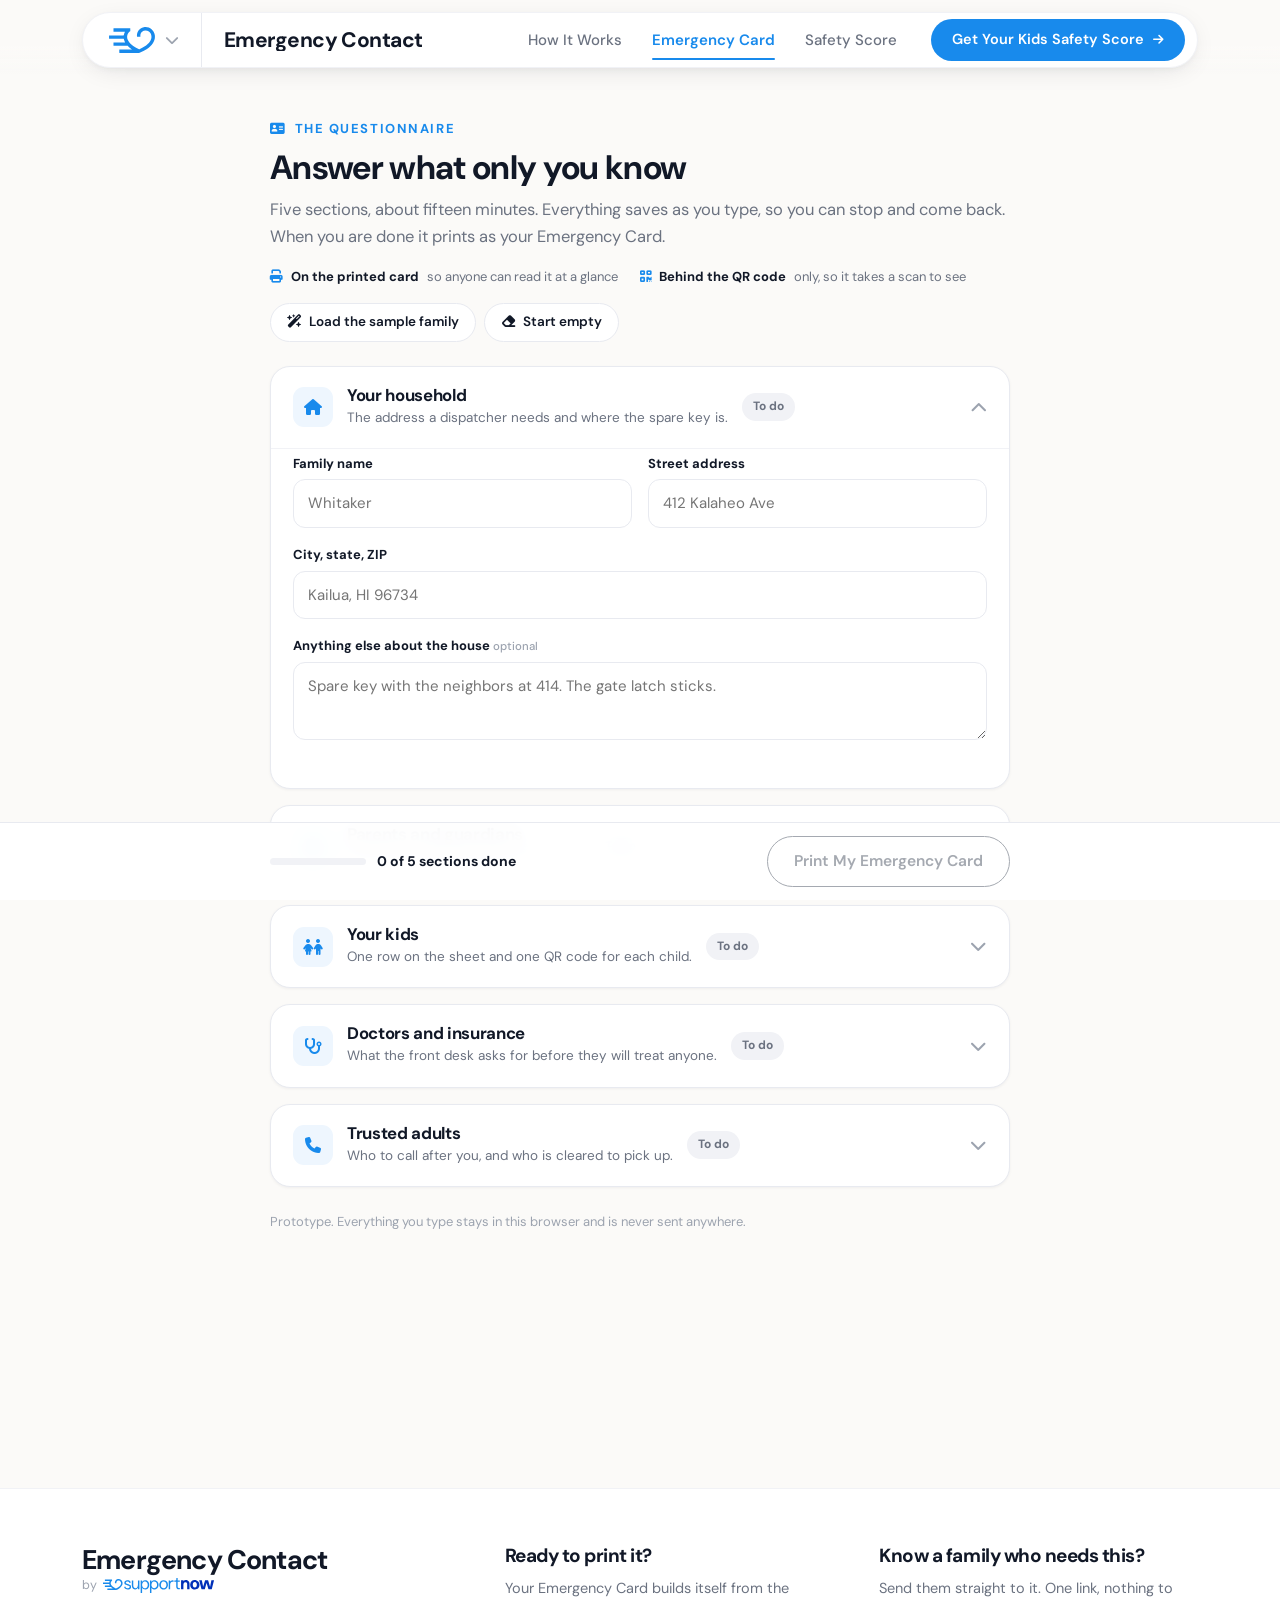
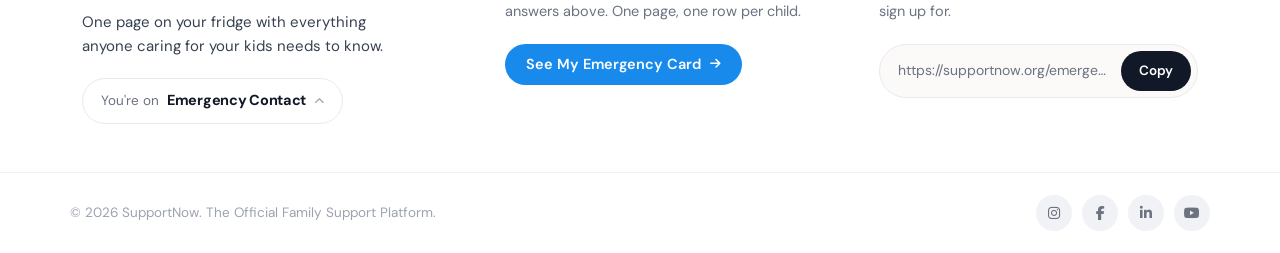
<file: builder.html>
<!DOCTYPE html>
<html lang="en">
<head>
<meta charset="UTF-8">
<title>Moved | Emergency Contact</title>
<meta http-equiv="refresh" content="0; url=questionnaire.html">
<link rel="canonical" href="questionnaire.html">
</head>
<body>
<p>This page is now <a href="questionnaire.html">the questionnaire</a>.</p>
<script>window.location.replace('questionnaire.html');</script>
</body>
</html>
</file>
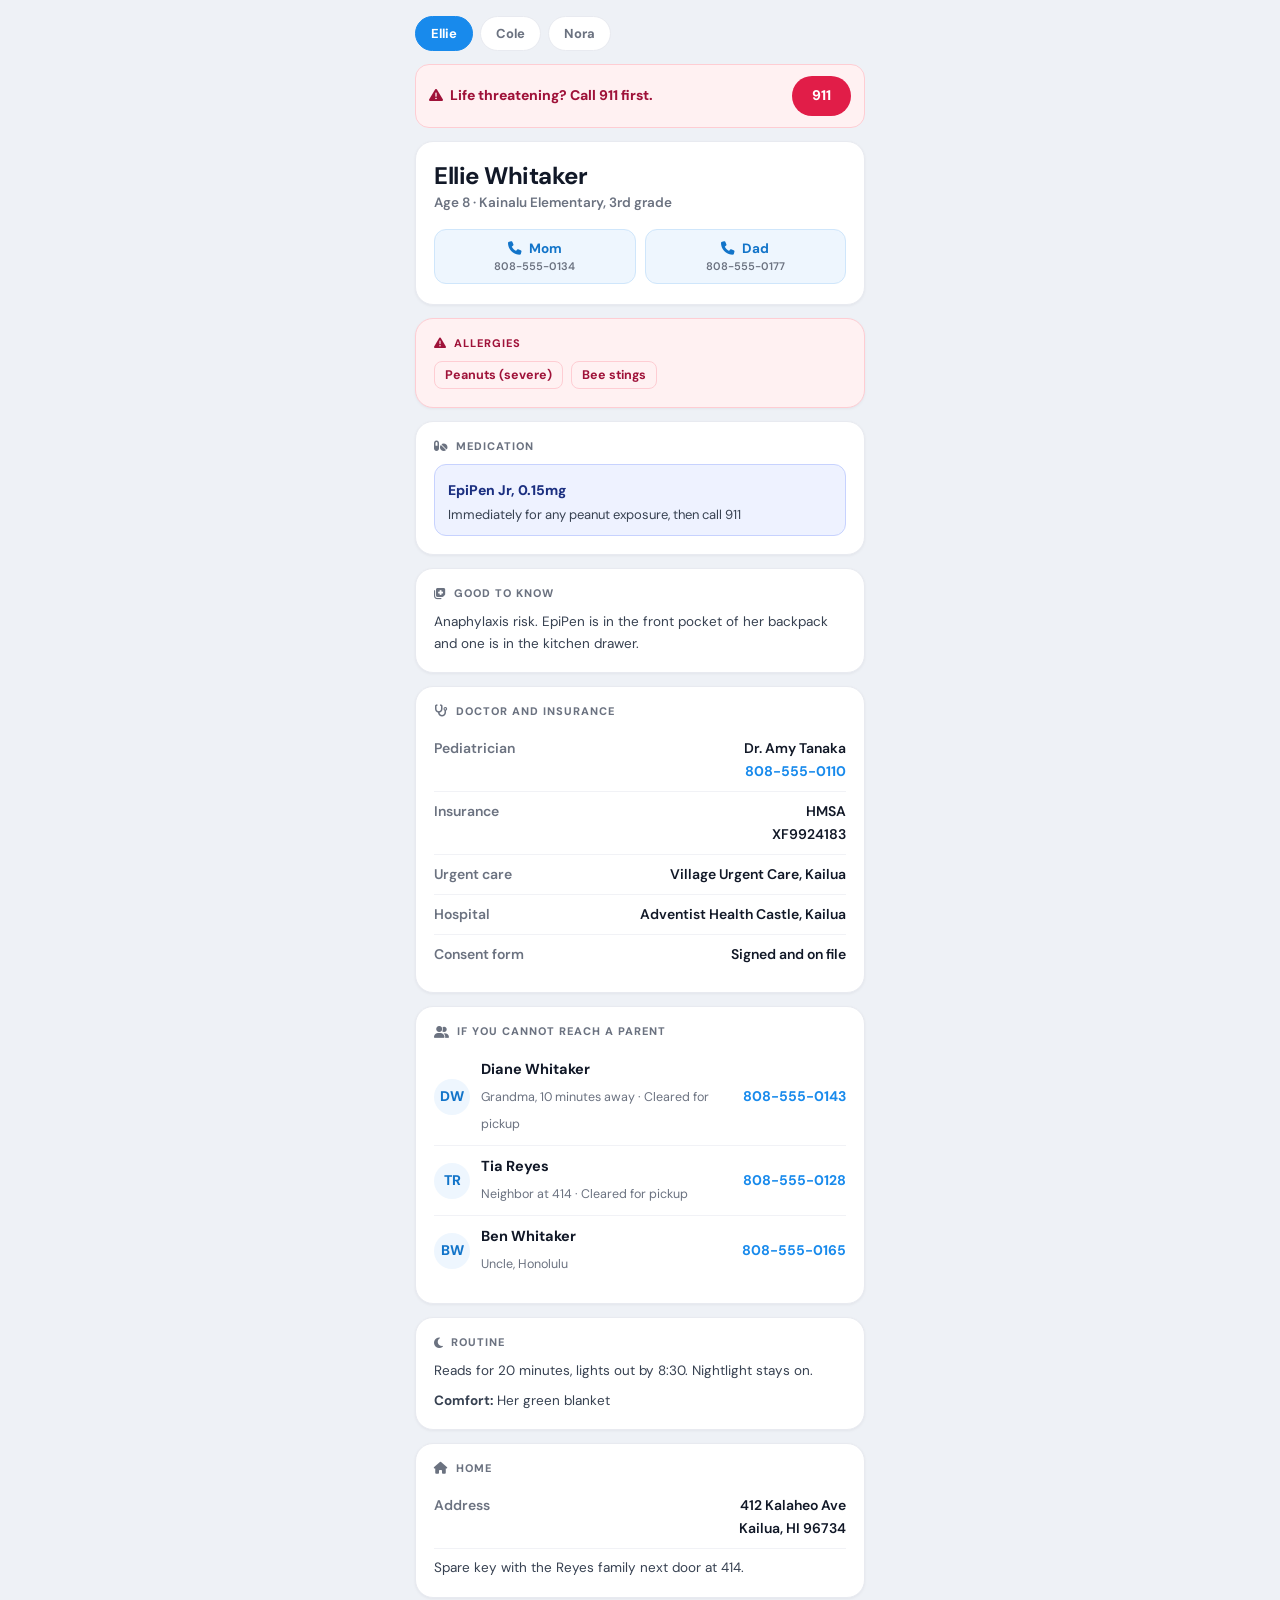
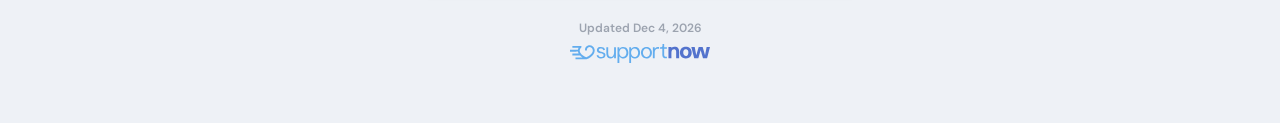
<file: child.html>
<!DOCTYPE html>
<html lang="en">
<head>
<meta charset="UTF-8">
<meta name="viewport" content="width=device-width, initial-scale=1.0">
<title>Emergency Contact | Child details</title>
<meta name="robots" content="noindex">

<link href="https://cdn.jsdelivr.net/npm/bootstrap@5.3.3/dist/css/bootstrap.min.css" rel="stylesheet">
<link href="https://cdnjs.cloudflare.com/ajax/libs/font-awesome/6.5.1/css/all.min.css" rel="stylesheet">
<link rel="preconnect" href="https://fonts.googleapis.com">
<link rel="preconnect" href="https://fonts.gstatic.com" crossorigin>
<link href="https://fonts.googleapis.com/css2?family=DM+Sans:opsz,wght@9..40,400;9..40,500;9..40,600;9..40,700;9..40,800&display=swap" rel="stylesheet">
<link href="assets/ec.css" rel="stylesheet">

<style>
body{background:#eef1f6}
.phone{max-width:480px; margin:0 auto; padding:16px 15px 60px}

.sos{
  background:var(--rose-tint); border:1.5px solid var(--rose-border); border-radius:14px;
  padding:11px 13px; display:flex; align-items:center; justify-content:space-between; gap:10px;
  margin-bottom:13px;
}
.sos span{font-weight:800; font-size:14px; color:var(--rose-dark)}
.sos a{background:var(--rose); color:#fff; border-radius:50px; padding:8px 20px; font-weight:800; font-size:14px; white-space:nowrap}

.hero-card{background:#fff; border:1px solid var(--border); border-radius:18px; padding:20px 18px; box-shadow:var(--shadow); margin-bottom:13px}
.hero-card h1{font-size:1.5rem; margin:0 0 3px}
.hero-card .sub{font-size:13.5px; color:var(--secondary); font-weight:600}

.callrow{display:flex; gap:9px; margin-top:15px}
.callrow a{
  flex:1; background:var(--brand-bg); border:1.5px solid #cfe6fb; border-radius:12px;
  padding:10px 8px; text-align:center; font-weight:700; font-size:13.5px; color:var(--brand-dark); line-height:1.3;
}
.callrow a small{display:block; font-weight:600; font-size:11px; color:var(--secondary); margin-top:1px}
.callrow a:hover{background:#dcedfd}

.block{background:#fff; border:1px solid var(--border); border-radius:18px; padding:18px; box-shadow:var(--shadow); margin-bottom:13px}
.block h2{
  font-size:11px; font-weight:800; letter-spacing:.09em; text-transform:uppercase;
  color:var(--secondary); margin:0 0 11px; display:flex; align-items:center; gap:7px;
}
.block h2 i{font-size:12px}
.block.alert-block{border-color:var(--rose-border); background:var(--rose-tint)}
.block.alert-block h2{color:var(--rose-dark)}

.med{background:#eef2ff; border:1px solid #c7d2fe; border-radius:12px; padding:11px 13px; margin-bottom:9px}
.med:last-child{margin-bottom:0}
.med b{color:var(--navy); font-weight:800; font-size:14px}
.med p{margin:2px 0 0; font-size:13px; color:var(--body); line-height:1.5}

.kv{display:flex; justify-content:space-between; gap:14px; padding:8px 0; border-bottom:1px solid var(--border-light); font-size:14px}
.kv:last-child{border-bottom:0}
.kv .k{color:var(--secondary); font-weight:600; flex-shrink:0}
.kv .v{color:var(--ink); font-weight:600; text-align:right}
.kv .v a{color:var(--brand); font-weight:700}

.person{display:flex; align-items:center; gap:11px; padding:9px 0; border-bottom:1px solid var(--border-light)}
.person:last-child{border-bottom:0}
.person .av{
  width:36px; height:36px; border-radius:50%; background:var(--brand-bg); color:var(--brand-dark);
  display:flex; align-items:center; justify-content:center; font-weight:800; font-size:14px; flex-shrink:0;
}
.person .who{flex:1; min-width:0}
.person .who b{display:block; font-size:14.5px; color:var(--ink)}
.person .who span{font-size:12.5px; color:var(--secondary)}
.person .tel{color:var(--brand); font-weight:700; font-size:14px; white-space:nowrap}

.note{font-size:13.5px; color:var(--body); line-height:1.6; margin:0}
.stamp{text-align:center; font-size:12px; color:var(--muted); font-weight:600; padding:8px 0 0}
.stamp img{height:19px; opacity:.65; display:block; margin:6px auto 0}
.switcher{display:flex; flex-wrap:wrap; gap:7px; margin-bottom:13px}
.switcher a{
  background:#fff; border:1.5px solid var(--border); border-radius:50px; padding:6px 15px;
  font-size:13px; font-weight:700; color:var(--secondary);
}
.switcher a.on{background:var(--brand); border-color:var(--brand); color:#fff}
</style>
</head>
<body>

<div class="phone">
  <div id="view"></div>
</div>

<script src="assets/ec.js"></script>
<script>
(function () {
  var state = EC.load();
  if (!state.children.length) state = EC.sample();

  function param(name) {
    var m = new RegExp('[?&]' + name + '=([^&]*)').exec(window.location.search);
    return m ? decodeURIComponent(m[1]) : null;
  }

  var code = param('c');
  var child = state.children.filter(function (c) {
    return (c.code || EC.makeCode(c.id)) === code;
  })[0] || state.children[0];

  var view = document.getElementById('view');

  if (!child) {
    view.innerHTML = '<div class="block"><h2><i class="fa-solid fa-circle-question"></i> Not found</h2>' +
      '<p class="note">This code does not match a child on file. Ask the family for a current sheet.</p></div>';
    return;
  }

  var age = EC.age(child.dob);
  var initials = child.name.split(' ').map(function (w) { return w[0]; }).slice(0, 2).join('').toUpperCase();
  var tel = function (n) { return 'tel:' + String(n).replace(/[^0-9+]/g, ''); };

  var html = '';

  /* Other kids on the same sheet, so a sitter is never stuck on one child */
  if (state.children.length > 1) {
    html += '<div class="switcher">' + state.children.map(function (c) {
      var cd = c.code || EC.makeCode(c.id);
      return '<a href="child.html?c=' + encodeURIComponent(cd) + '"' +
        (c === child ? ' class="on"' : '') + '>' + EC.esc(c.name.split(' ')[0]) + '</a>';
    }).join('') + '</div>';
  }

  html += '<div class="sos"><span><i class="fa-solid fa-triangle-exclamation me-1"></i> Life threatening? Call 911 first.</span>' +
    '<a href="tel:911">911</a></div>';

  /* Identity and the two fastest numbers */
  html += '<div class="hero-card">' +
    '<h1>' + EC.esc(child.name) + '</h1>' +
    '<div class="sub">' + (age != null ? 'Age ' + age : '') +
      (child.school ? (age != null ? ' · ' : '') + EC.esc(child.school) : '') + '</div>';

  var callable = state.parents.filter(function (p) { return p.name && p.phone; });
  if (callable.length) {
    html += '<div class="callrow">' + callable.map(function (p) {
      return '<a href="' + tel(p.phone) + '"><i class="fa-solid fa-phone me-1"></i> ' +
        EC.esc(p.relation || p.name.split(' ')[0]) + '<small>' + EC.esc(p.phone) + '</small></a>';
    }).join('') + '</div>';
  }
  html += '</div>';

  /* Allergies lead, because that is what someone scans this for */
  var hasAllergies = child.allergies && child.allergies.length;
  html += '<div class="block' + (hasAllergies ? ' alert-block' : '') + '">' +
    '<h2><i class="fa-solid fa-triangle-exclamation"></i> Allergies</h2>' +
    (hasAllergies
      ? '<div class="d-flex flex-wrap gap-2">' + child.allergies.map(function (a) {
          return '<span class="chip chip-allergy">' + EC.esc(a) + '</span>';
        }).join('') + '</div>'
      : '<p class="note">No known allergies.</p>') +
    '</div>';

  var meds = (child.meds || []).filter(function (m) { return m.name; });
  if (meds.length) {
    html += '<div class="block"><h2><i class="fa-solid fa-pills"></i> Medication</h2>' +
      meds.map(function (m) {
        return '<div class="med"><b>' + EC.esc(m.name) + (m.dose ? ', ' + EC.esc(m.dose) : '') + '</b>' +
          (m.when ? '<p>' + EC.esc(m.when) + '</p>' : '') + '</div>';
      }).join('') + '</div>';
  }

  if (child.conditions) {
    html += '<div class="block"><h2><i class="fa-solid fa-notes-medical"></i> Good to know</h2>' +
      '<p class="note">' + EC.esc(child.conditions) + '</p></div>';
  }

  /* Doctor and insurance */
  var m = state.medical, rows = '';
  if (m.pediatrician.name) {
    rows += '<div class="kv"><span class="k">Pediatrician</span><span class="v">' + EC.esc(m.pediatrician.name) +
      (m.pediatrician.phone ? '<br><a href="' + tel(m.pediatrician.phone) + '">' + EC.esc(m.pediatrician.phone) + '</a>' : '') +
      '</span></div>';
  }
  if (m.insurance.carrier) {
    rows += '<div class="kv"><span class="k">Insurance</span><span class="v">' + EC.esc(m.insurance.carrier) +
      (m.insurance.memberId ? '<br>' + EC.esc(m.insurance.memberId) : '') + '</span></div>';
  }
  if (m.urgentCare) rows += '<div class="kv"><span class="k">Urgent care</span><span class="v">' + EC.esc(m.urgentCare) + '</span></div>';
  if (m.hospital) rows += '<div class="kv"><span class="k">Hospital</span><span class="v">' + EC.esc(m.hospital) + '</span></div>';
  if (m.consent) rows += '<div class="kv"><span class="k">Consent form</span><span class="v">Signed and on file</span></div>';
  if (rows) html += '<div class="block"><h2><i class="fa-solid fa-stethoscope"></i> Doctor and insurance</h2>' + rows + '</div>';

  /* Trusted adults */
  var adults = state.contacts.filter(function (c) { return c.name && c.phone; });
  if (adults.length) {
    html += '<div class="block"><h2><i class="fa-solid fa-user-group"></i> If you cannot reach a parent</h2>' +
      adults.map(function (c) {
        var av = c.name.split(' ').map(function (w) { return w[0]; }).slice(0, 2).join('').toUpperCase();
        var tags = [c.relation, c.pickup ? 'Cleared for pickup' : null].filter(Boolean).join(' · ');
        return '<div class="person"><span class="av">' + EC.esc(av) + '</span>' +
          '<span class="who"><b>' + EC.esc(c.name) + '</b><span>' + EC.esc(tags) + '</span></span>' +
          '<a class="tel" href="' + tel(c.phone) + '">' + EC.esc(c.phone) + '</a></div>';
      }).join('') + '</div>';
  }

  /* Routine last. It matters at bedtime, not in a crisis. */
  if (child.routine || child.comfort) {
    html += '<div class="block"><h2><i class="fa-solid fa-moon"></i> Routine</h2>';
    if (child.routine) html += '<p class="note mb-2">' + EC.esc(child.routine) + '</p>';
    if (child.comfort) html += '<p class="note"><b>Comfort:</b> ' + EC.esc(child.comfort) + '</p>';
    html += '</div>';
  }

  if (state.family.address || state.family.notes) {
    html += '<div class="block"><h2><i class="fa-solid fa-house"></i> Home</h2>' +
      (state.family.address
        ? '<div class="kv"><span class="k">Address</span><span class="v">' + EC.esc(state.family.address) +
          (state.family.city ? '<br>' + EC.esc(state.family.city) : '') + '</span></div>'
        : '') +
      (state.family.notes ? '<p class="note mt-2">' + EC.esc(state.family.notes) + '</p>' : '') +
      '</div>';
  }

  html += '<div class="stamp">Updated ' + EC.esc(EC.fmtDate(state.updatedAt) || EC.fmtDate(new Date().toISOString())) +
    '<img src="logo.svg" alt="SupportNow"></div>';

  view.innerHTML = html;
  document.title = child.name + ' | Emergency Contact';
})();
</script>
</body>
</html>
</file>
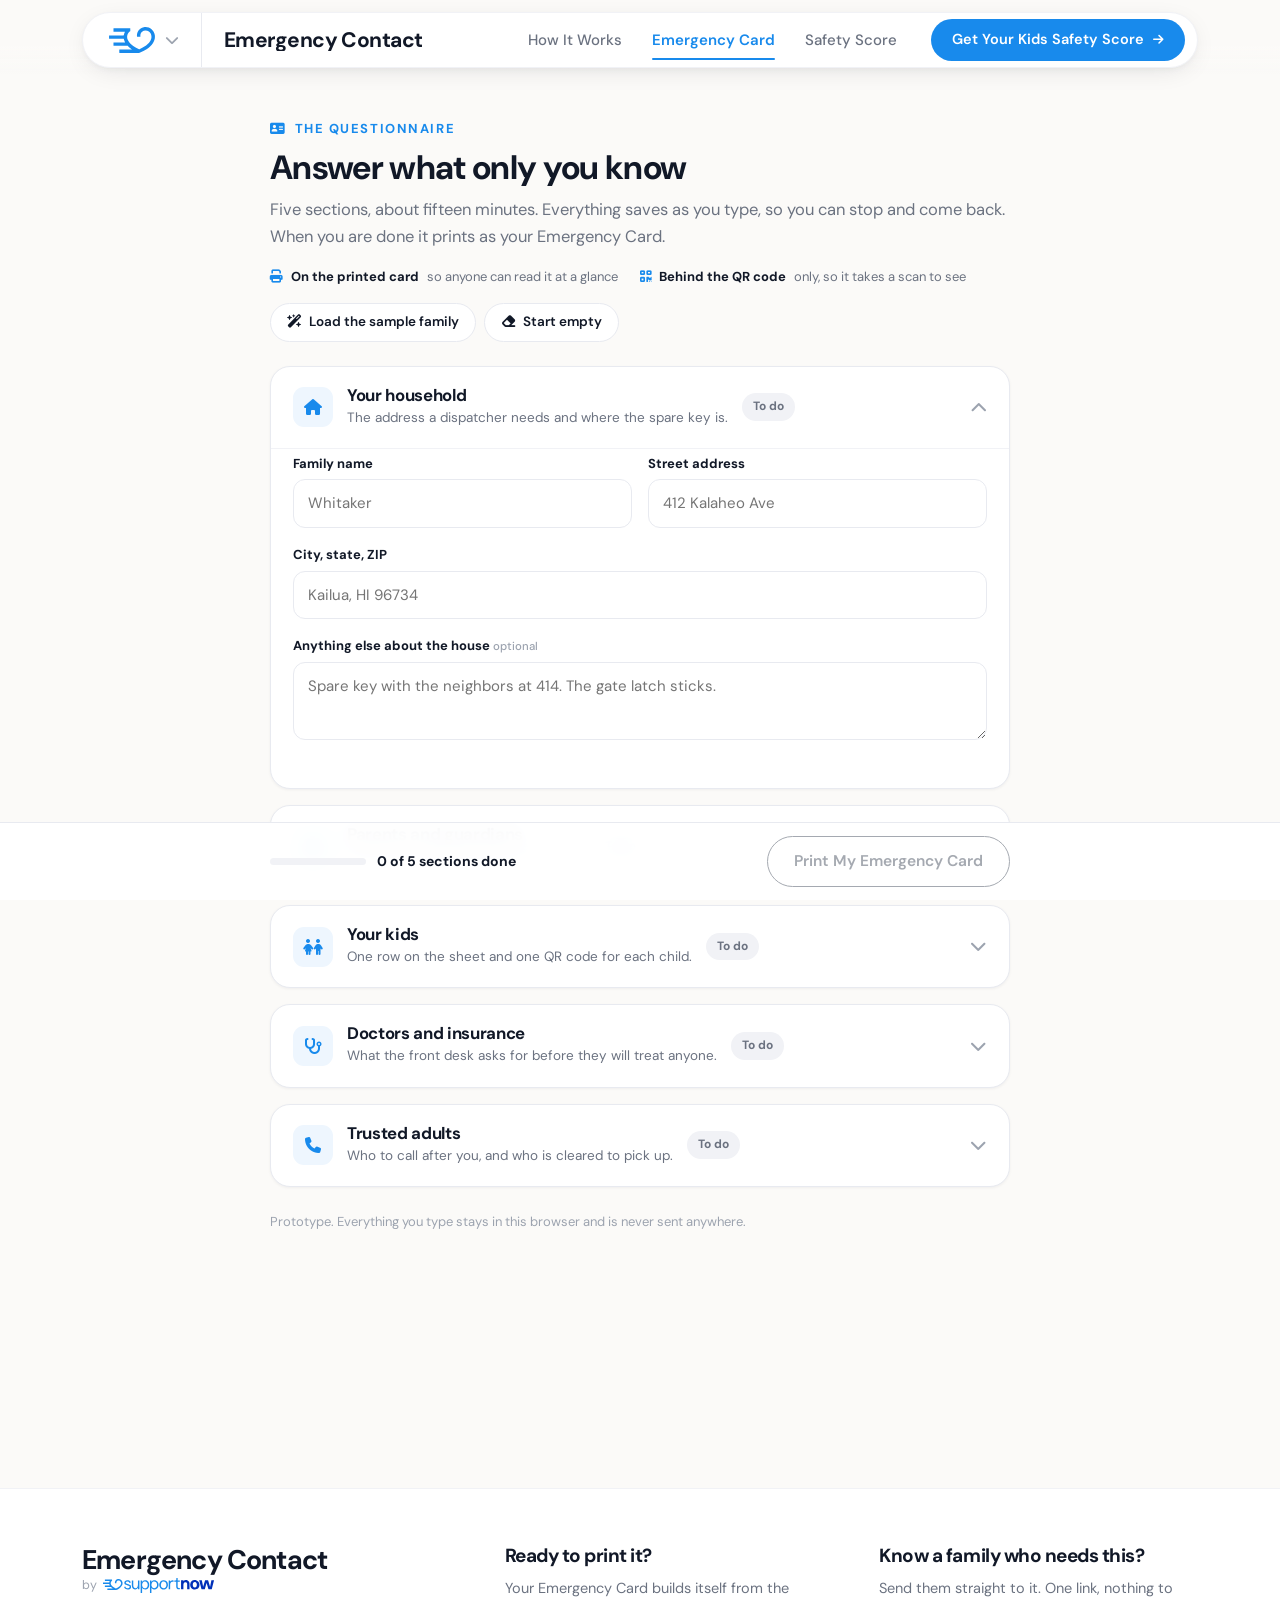
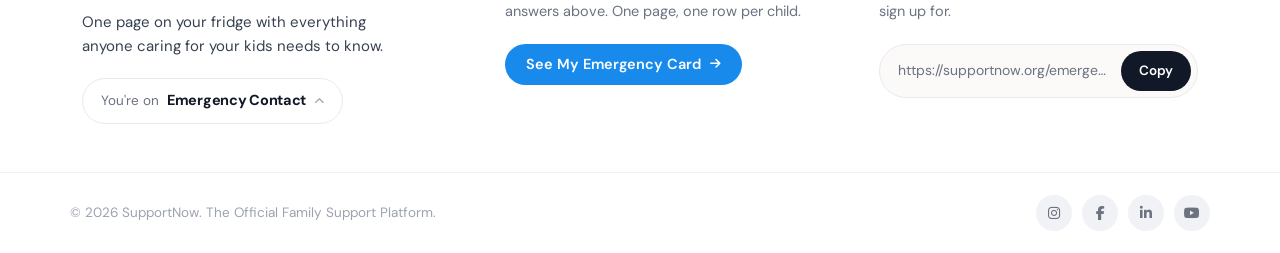
<file: questionnaire.html>
<!DOCTYPE html>
<html lang="en">
<head>
<meta charset="UTF-8">
<meta name="viewport" content="width=device-width, initial-scale=1.0">
<title>The Questionnaire | Emergency Contact by SupportNow</title>
<meta name="description" content="Five sections, about fifteen minutes. Answer them once and print your Emergency Card for the fridge, with a QR code for each child.">

<link href="https://cdn.jsdelivr.net/npm/bootstrap@5.3.3/dist/css/bootstrap.min.css" rel="stylesheet">
<link href="https://cdnjs.cloudflare.com/ajax/libs/font-awesome/6.5.1/css/all.min.css" rel="stylesheet">
<link rel="preconnect" href="https://fonts.googleapis.com">
<link rel="preconnect" href="https://fonts.gstatic.com" crossorigin>
<link href="https://fonts.googleapis.com/css2?family=DM+Sans:opsz,wght@9..40,400;9..40,500;9..40,600;9..40,700;9..40,800&display=swap" rel="stylesheet">
<link href="shell.css" rel="stylesheet">
<link href="assets/ec.css" rel="stylesheet">

<style>
.builder-shell{max-width:780px; margin:0 auto; padding:40px 20px 150px}

.sec{background:#fff; border:1px solid var(--border); border-radius:20px; box-shadow:var(--shadow); margin-bottom:16px; overflow:hidden}
.sec-head{
  display:flex; align-items:center; gap:14px; padding:19px 22px; cursor:pointer;
  background:none; border:0; width:100%; text-align:left; font-family:inherit;
}
.sec-head:hover{background:var(--brand-bg)}
.sec-head .tile{
  width:40px; height:40px; border-radius:11px; display:flex; align-items:center; justify-content:center;
  font-size:16px; background:var(--brand-bg); color:var(--brand); flex-shrink:0;
}
.sec.is-done .sec-head .tile{background:var(--give-tint); color:var(--give-dark)}
.sec-head h2{font-size:1.05rem; margin:0 0 2px}
.sec-head p{font-size:13.5px; color:var(--secondary); margin:0}
.sec-head .chev{margin-left:auto; color:var(--muted); transition:transform .2s; flex-shrink:0}
.sec.is-open .sec-head .chev{transform:rotate(180deg)}
.sec-status{
  font-size:12px; font-weight:700; border-radius:50px; padding:4px 11px; white-space:nowrap;
  background:var(--border-light); color:var(--secondary);
}
.sec.is-done .sec-status{background:var(--give-tint); color:var(--give-dark)}
.sec-body{display:none; padding:4px 22px 24px; border-top:1px solid var(--border-light)}
.sec.is-open .sec-body{display:block}

.row-card{background:var(--bg); border:1px solid var(--border); border-radius:14px; padding:16px 16px 4px; margin-bottom:12px; position:relative}
.row-card .kill{
  position:absolute; top:11px; right:11px; background:#fff; border:1px solid var(--border);
  width:28px; height:28px; border-radius:50%; color:var(--muted); font-size:12px; cursor:pointer; line-height:1;
}
.row-card .kill:hover{color:var(--rose); border-color:var(--rose-border); background:var(--rose-tint)}
.row-title{font-size:12px; font-weight:800; letter-spacing:.08em; text-transform:uppercase; color:var(--secondary); margin-bottom:12px}

.add-btn{
  background:#fff; border:1.5px dashed var(--border); border-radius:12px; padding:11px 18px;
  font-weight:600; font-size:14px; color:var(--brand); width:100%; cursor:pointer; font-family:inherit; transition:.15s;
}
.add-btn:hover{border-color:var(--brand); background:var(--brand-bg)}

.hint{font-size:13px; color:var(--secondary); background:var(--warm-1); border:1px solid #fde4cf; border-radius:11px; padding:10px 13px; margin-bottom:16px}
.hint i{color:var(--amber); margin-right:6px}

/* Where an answer ends up: on the paper, or only behind the code */
.print-key{display:flex; flex-wrap:wrap; gap:10px 22px; margin-top:16px}
.print-key span{font-size:13px; color:var(--secondary); display:inline-flex; align-items:center; gap:8px}
.print-key b{color:var(--ink); font-weight:700}
.print-key i{color:var(--brand)}
.where{
  display:inline-flex; align-items:center; gap:4px; font-size:10px; font-weight:700;
  text-transform:uppercase; letter-spacing:.05em; border-radius:5px; padding:1px 6px;
  margin-left:6px; vertical-align:1px;
}
.where i{font-size:9px}
.where-print{background:var(--brand-bg); color:var(--brand-dark)}
.where-qr{background:var(--border-light); color:var(--secondary)}

.dock{
  position:fixed; left:0; right:0; bottom:0; z-index:1010; background:rgba(255,255,255,.95);
  backdrop-filter:saturate(180%) blur(12px); border-top:1px solid var(--border); padding:13px 0;
}
.dock .inner{max-width:780px; margin:0 auto; padding:0 20px; display:flex; align-items:center; justify-content:space-between; gap:12px}
.dock .lift{font-size:13px; color:var(--give-dark); font-weight:700}

.progress-chip{display:inline-flex; align-items:center; gap:11px}
.progress-chip .track{width:96px; height:7px; border-radius:50px; background:var(--border-light); overflow:hidden; flex-shrink:0}
.progress-chip .fill{display:block; height:100%; width:0; border-radius:50px; background:var(--brand); transition:width .3s cubic-bezier(.22,1,.36,1)}
.progress-chip .txt{font-size:14px; font-weight:700; color:var(--ink); white-space:nowrap}
.progress-chip.is-done .fill{background:var(--give)}

@media (max-width:576px){
  .dock .hide-sm{display:none}
  .progress-chip .track{width:60px}
}
</style>
</head>
<body>

<div id="pfNavMount"></div>

<div class="builder-shell">
  <div class="mb-4">
    <span class="eyebrow"><i class="fa-solid fa-address-card"></i> The questionnaire</span>
    <h1 class="mt-2 mb-2" style="font-size:clamp(1.6rem,3vw,2.1rem)">Answer what only you know</h1>
    <p style="color:var(--secondary)">
      Five sections, about fifteen minutes. Everything saves as you type, so you can stop and come
      back. When you are done it prints as your Emergency Card.
    </p>
    <p style="color:var(--secondary)" id="fromScore" hidden>
      Every gap from your Kids Safety Score is in here. Answer it and the number climbs as you go.
    </p>

    <div class="print-key">
      <span><i class="fa-solid fa-print"></i> <b>On the printed card</b> so anyone can read it at a glance</span>
      <span><i class="fa-solid fa-qrcode"></i> <b>Behind the QR code</b> only, so it takes a scan to see</span>
    </div>

    <div class="d-flex flex-wrap align-items-center gap-2 mt-3">
      <button class="btn btn-ghost btn-sm-x" id="sampleBtn"><i class="fa-solid fa-wand-magic-sparkles me-1"></i> Load the sample family</button>
      <button class="btn btn-ghost btn-sm-x" id="clearBtn"><i class="fa-solid fa-eraser me-1"></i> Start empty</button>
    </div>
  </div>

  <div id="sections"></div>

  <p class="small-print mt-4">
    Prototype. Everything you type stays in this browser and is never sent anywhere.
  </p>
</div>

<div class="dock">
  <div class="inner">
    <div class="d-flex align-items-center gap-3">
      <!-- The product's own measure of progress. Everyone sees this. -->
      <span class="progress-chip" id="progressChip">
        <span class="track"><span class="fill" id="progressFill"></span></span>
        <span class="txt" id="progressTxt">0 of 5 sections done</span>
      </span>

      <!-- The campaign's measure. Only for people who actually took the quiz. -->
      <span class="score-chip" id="chip" hidden>
        <span class="ring">0</span>
        <span>Safety Score <small data-score-value></small></span>
      </span>
      <span class="lift hide-sm" id="lift"></span>
    </div>
    <a href="sheet.html" class="btn btn-brand" id="printBtn">Print My Emergency Card</a>
  </div>
</div>

<div id="pfFootMount"></div>

<script src="https://cdn.jsdelivr.net/npm/bootstrap@5.3.3/dist/js/bootstrap.bundle.min.js"></script>
<script src="assets/ec.js"></script>
<script>
(function () {
  var state = EC.load();
  var startScore = EC.score(state);
  var host = document.getElementById('sections');
  var openSections = {};

  /* ── Path helpers so every input can bind with data-path ── */
  function getPath(obj, path) {
    return path.split('.').reduce(function (o, k) { return o == null ? o : o[k]; }, obj);
  }
  function setPath(obj, path, value) {
    var keys = path.split('.'), last = keys.pop();
    var target = keys.reduce(function (o, k) { return o[k]; }, obj);
    target[last] = value;
  }

  function input(path, label, opts) {
    opts = opts || {};
    var v = getPath(state, path);
    var cls = opts.textarea ? 'ec-textarea' : 'ec-input';
    var tag = opts.textarea
      ? '<textarea class="' + cls + '" data-path="' + path + '" placeholder="' + EC.esc(opts.placeholder || '') + '">' + EC.esc(v || '') + '</textarea>'
      : '<input class="' + cls + '" type="' + (opts.type || 'text') + '" data-path="' + path + '" value="' + EC.esc(v || '') + '" placeholder="' + EC.esc(opts.placeholder || '') + '">';
    return '<div class="field"><label class="ec-label">' + EC.esc(label) + where(opts.where) +
      (opts.hint ? ' <small>' + EC.esc(opts.hint) + '</small>' : '') + '</label>' + tag + '</div>';
  }

  /* Says whether an answer shows on the printed page or only after a scan */
  function where(kind) {
    if (kind === 'print') {
      return ' <span class="where where-print" title="Prints on your Emergency Card">' +
             '<i class="fa-solid fa-print"></i> prints</span>';
    }
    if (kind === 'qr') {
      return ' <span class="where where-qr" title="Never printed. Only visible after scanning the QR code">' +
             '<i class="fa-solid fa-qrcode"></i> scan only</span>';
    }
    return '';
  }

  function check(path, label) {
    return '<label class="ec-check mb-3"><input type="checkbox" data-path="' + path + '"' +
      (getPath(state, path) ? ' checked' : '') + '><span>' + EC.esc(label) + '</span></label>';
  }

  function col(inner, width) { return '<div class="col-md-' + (width || 6) + '">' + inner + '</div>'; }
  function grid(inner) { return '<div class="row g-0 gx-3">' + inner + '</div>'; }

  var FALLBACK = { parents: 'Parent', children: 'Child', contacts: 'Contact' };

  function rowLabel(list, i) {
    var row = state[list][i];
    if (!row) return '';
    var name = (row.name || '').trim() || FALLBACK[list] + ' ' + (i + 1);
    if (list !== 'children') return name;
    var a = EC.age(row.dob);
    return name + (a != null ? ' · age ' + a : '');
  }

  function rowTitle(list, i) {
    return '<div class="row-title" data-row="' + list + '.' + i + '">' + EC.esc(rowLabel(list, i)) + '</div>';
  }

  /* ── Section definitions ── */
  var SECTIONS = [
    {
      id: 'family', icon: 'fa-house', title: 'Your household',
      blurb: 'The address a dispatcher needs and where the spare key is.',
      done: function () { return !!(state.family.lastName && state.family.address && state.family.city); },
      render: function () {
        return grid(
          col(input('family.lastName', 'Family name', { placeholder: 'Whitaker' })) +
          col(input('family.address', 'Street address', { placeholder: '412 Kalaheo Ave' }))
        ) +
        grid(col(input('family.city', 'City, state, ZIP', { placeholder: 'Kailua, HI 96734' }), 12)) +
        input('family.notes', 'Anything else about the house', {
          textarea: true, hint: 'optional',
          placeholder: 'Spare key with the neighbors at 414. The gate latch sticks.'
        });
      }
    },
    {
      id: 'parents', icon: 'fa-user-group', title: 'Parents and guardians',
      blurb: 'The first numbers anyone should try.',
      done: function () { return state.parents.some(function (p) { return p.name && p.phone; }); },
      render: function () {
        return state.parents.map(function (p, i) {
          return '<div class="row-card">' +
            '<button class="kill" data-remove="parents" data-i="' + i + '" title="Remove"><i class="fa-solid fa-xmark"></i></button>' +
            rowTitle('parents', i) +
            grid(
              col(input('parents.' + i + '.name', 'Name', { placeholder: 'Jenna Whitaker' })) +
              col(input('parents.' + i + '.relation', 'Called', { placeholder: 'Mom' }))
            ) +
            grid(
              col(input('parents.' + i + '.phone', 'Mobile', { type: 'tel', placeholder: '808-555-0134' })) +
              col(input('parents.' + i + '.email', 'Email', { type: 'email', hint: 'optional', placeholder: 'jenna@example.com' }))
            ) +
          '</div>';
        }).join('') +
        '<button class="add-btn" data-add="parents"><i class="fa-solid fa-plus me-1"></i> Add a parent or guardian</button>';
      }
    },
    {
      id: 'children', icon: 'fa-children', title: 'Your kids',
      blurb: 'One row on the sheet and one QR code for each child.',
      done: function () {
        return state.children.length > 0 && state.children.every(function (c) {
          return c.name && c.allergiesDone && (c.routine || c.comfort);
        });
      },
      render: function () {
        return '<div class="hint"><i class="fa-solid fa-lightbulb"></i>' +
          'Write the allergy line the way you would say it out loud to a new sitter. ' +
          'If there are none, tick the box so the sheet says so instead of leaving it blank.</div>' +
          state.children.map(function (c, i) {
            return '<div class="row-card">' +
              '<button class="kill" data-remove="children" data-i="' + i + '" title="Remove"><i class="fa-solid fa-xmark"></i></button>' +
              rowTitle('children', i) +
              grid(
                col(input('children.' + i + '.name', 'Full name', { placeholder: 'Ellie Whitaker' })) +
                col(input('children.' + i + '.dob', 'Date of birth', { type: 'date' }))
              ) +
              input('children.' + i + '.school', 'School or daycare', { hint: 'optional', placeholder: 'Kainalu Elementary, 3rd grade' }) +
              input('children.' + i + '.allergiesText', 'Allergies', {
                placeholder: 'Peanuts (severe), bee stings',
                hint: 'separate with commas'
              }) +
              check('children.' + i + '.noKnownAllergies', 'No known allergies') +
              '<div class="row-title" style="margin-top:6px">Medication</div>' +
              (c.meds || []).map(function (m, j) {
                return grid(
                  col(input('children.' + i + '.meds.' + j + '.name', 'Medication', { placeholder: 'EpiPen Jr' }), 4) +
                  col(input('children.' + i + '.meds.' + j + '.dose', 'Dose', { placeholder: '0.15mg' }), 3) +
                  col(input('children.' + i + '.meds.' + j + '.when', 'When and where it is kept', { placeholder: 'Any peanut exposure, then 911. Front pocket of her backpack.' }), 5)
                );
              }).join('') +
              '<button class="add-btn mb-3" data-add-med="' + i + '"><i class="fa-solid fa-plus me-1"></i> Add a medication</button>' +
              input('children.' + i + '.conditions', 'Conditions a caregiver should know about', {
                textarea: true, hint: 'optional',
                placeholder: 'Asthma, mild. Triggered by running outside on windy days.'
              }) +
              grid(
                col(input('children.' + i + '.routine', 'Routine', { placeholder: 'Bath, books, lights out by 7:45' })) +
                col(input('children.' + i + '.comfort', 'What comforts them', { placeholder: 'Blue dinosaur' }))
              ) +
            '</div>';
          }).join('') +
          '<button class="add-btn" data-add="children"><i class="fa-solid fa-plus me-1"></i> Add a child</button>';
      }
    },
    {
      id: 'medical', icon: 'fa-stethoscope', title: 'Doctors and insurance',
      blurb: 'What the front desk asks for before they will treat anyone.',
      done: function () {
        var m = state.medical;
        return !!(m.pediatrician.name && m.pediatrician.phone && m.insurance.carrier && m.insurance.memberId);
      },
      render: function () {
        return grid(
          col(input('medical.pediatrician.name', 'Pediatrician', { where: 'print', placeholder: 'Dr. Lee Johnson' })) +
          col(input('medical.pediatrician.phone', 'Phone', { type: 'tel', where: 'print', placeholder: '808-555-0110' }))
        ) +
        input('medical.pediatrician.practice', 'Practice name', {
          where: 'print', hint: 'optional', placeholder: 'Kailua Pediatrics'
        }) +
        grid(
          col(input('medical.dentist.name', 'Dentist', { where: 'qr', hint: 'optional', placeholder: 'Windward Kids Dental' })) +
          col(input('medical.dentist.phone', 'Phone', { type: 'tel', where: 'qr', hint: 'optional', placeholder: '808-555-0192' }))
        ) +

        '<hr class="hr-soft my-3">' +
        '<div class="hint"><i class="fa-solid fa-lightbulb"></i>' +
          'These are two different places. Urgent care is for stitches and fevers. The hospital is ' +
          'where an ambulance would take your child.</div>' +
        grid(
          col(input('medical.urgentCare', 'Urgent care you use', {
            where: 'print', hint: 'optional', placeholder: 'Village Urgent Care, Kailua'
          })) +
          col(input('medical.hospital', 'Preferred hospital', {
            where: 'print', hint: 'optional', placeholder: 'Adventist Health Castle'
          }))
        ) +

        '<hr class="hr-soft my-3">' +
        grid(
          col(input('medical.insurance.carrier', 'Insurance carrier', { where: 'qr', placeholder: 'HMSA' })) +
          col(input('medical.insurance.memberId', 'Member ID', { where: 'qr', placeholder: 'XF9924183' }))
        ) +
        grid(col(input('medical.insurance.group', 'Group number', {
          where: 'qr', hint: 'optional', placeholder: '7741'
        }), 6)) +
        check('medical.consent', 'A signed medical consent form exists so a caregiver can authorize treatment');
      }
    },
    {
      id: 'contacts', icon: 'fa-phone', title: 'Trusted adults',
      blurb: 'Who to call after you, and who is cleared to pick up.',
      done: function () {
        return state.contacts.some(function (c) { return c.name && c.phone && c.emergency; }) &&
               state.contacts.some(function (c) { return c.name && c.pickup; });
      },
      render: function () {
        return state.contacts.map(function (c, i) {
          return '<div class="row-card">' +
            '<button class="kill" data-remove="contacts" data-i="' + i + '" title="Remove"><i class="fa-solid fa-xmark"></i></button>' +
            rowTitle('contacts', i) +
            grid(
              col(input('contacts.' + i + '.name', 'Name', { placeholder: 'Diane Whitaker' })) +
              col(input('contacts.' + i + '.relation', 'Relationship', { placeholder: 'Grandma, 10 minutes away' }))
            ) +
            input('contacts.' + i + '.phone', 'Phone', { type: 'tel', placeholder: '808-555-0143' }) +
            check('contacts.' + i + '.emergency', 'Call this person in an emergency') +
            check('contacts.' + i + '.pickup', 'Cleared to pick up the kids') +
          '</div>';
        }).join('') +
        '<button class="add-btn" data-add="contacts"><i class="fa-solid fa-plus me-1"></i> Add a trusted adult</button>';
      }
    }
  ];

  var BLANKS = {
    parents: function () { return { name: '', relation: '', phone: '', email: '' }; },
    children: function () {
      var id = 'c' + (Date.now().toString(36) + Math.random().toString(36).slice(2, 5));
      return { id: id, code: EC.makeCode(id), name: '', dob: '', school: '', allergiesText: '',
        allergies: [], noKnownAllergies: false, allergiesDone: false, meds: [],
        conditions: '', routine: '', comfort: '' };
    },
    contacts: function () { return { name: '', relation: '', phone: '', emergency: true, pickup: false }; }
  };

  /* ── Render ── */
  function renderAll() {
    host.innerHTML = SECTIONS.map(function (sec) {
      var done = sec.done();
      var open = openSections[sec.id];
      return '<section class="sec' + (done ? ' is-done' : '') + (open ? ' is-open' : '') + '" data-sec="' + sec.id + '">' +
        '<button class="sec-head" data-toggle="' + sec.id + '">' +
          '<span class="tile"><i class="fa-solid ' + sec.icon + '"></i></span>' +
          '<span style="min-width:0"><h2>' + EC.esc(sec.title) + '</h2><p>' + EC.esc(sec.blurb) + '</p></span>' +
          '<span class="sec-status">' + (done ? 'Complete' : 'To do') + '</span>' +
          '<i class="fa-solid fa-chevron-down chev"></i>' +
        '</button>' +
        '<div class="sec-body">' + sec.render() + '</div>' +
      '</section>';
    }).join('');
    paintScore();
  }

  function hasNamedChild() {
    return state.children.some(function (c) { return !!(c.name || '').trim(); });
  }

  /* The Safety Score belongs to the campaign, so it only appears for people who
     actually took the quiz. Everyone else gets the product's own progress. */
  var fromCampaign = EC.tookQuiz(state);

  function paintScore() {
    var done = SECTIONS.filter(function (sec) { return sec.done(); }).length;
    var chip = document.getElementById('progressChip');
    document.getElementById('progressFill').style.width = (done / SECTIONS.length) * 100 + '%';
    document.getElementById('progressTxt').textContent =
      done === SECTIONS.length ? 'All ' + SECTIONS.length + ' sections done'
                               : done + ' of ' + SECTIONS.length + ' sections done';
    chip.classList.toggle('is-done', done === SECTIONS.length);

    if (fromCampaign) {
      EC.paintScoreChip(document.getElementById('chip'), state);
      var delta = EC.score(state) - startScore;
      document.getElementById('lift').textContent = delta > 0 ? '+' + delta + ' since you started' : '';
    }

    document.getElementById('printBtn').classList.toggle('disabled', !hasNamedChild());
  }

  /* Refresh only the badges so typing never loses focus */
  function refreshStatuses() {
    SECTIONS.forEach(function (sec) {
      var el = host.querySelector('[data-sec="' + sec.id + '"]');
      if (!el) return;
      var done = sec.done();
      el.classList.toggle('is-done', done);
      el.querySelector('.sec-status').textContent = done ? 'Complete' : 'To do';
    });
    paintScore();
  }

  function normalizeChild(c) {
    c.allergies = (c.allergiesText || '').split(',')
      .map(function (a) { return a.trim(); })
      .filter(Boolean);
    c.allergiesDone = c.allergies.length > 0 || !!c.noKnownAllergies;
  }

  var saveTimer;
  function persist() {
    state.children.forEach(normalizeChild);
    clearTimeout(saveTimer);
    saveTimer = setTimeout(function () { EC.save(state); }, 250);
  }

  /* ── Events ── */
  host.addEventListener('input', function (e) {
    var el = e.target.closest('[data-path]');
    if (!el || el.type === 'checkbox') return;
    setPath(state, el.dataset.path, el.value);
    persist();
    refreshStatuses();

    // Rows are not re-rendered while typing, so keep their headings in step by hand
    var m = /^(parents|children|contacts)\.(\d+)\.(name|dob)$/.exec(el.dataset.path);
    if (m) {
      var title = host.querySelector('[data-row="' + m[1] + '.' + m[2] + '"]');
      if (title) title.textContent = rowLabel(m[1], Number(m[2]));
    }
  });

  host.addEventListener('change', function (e) {
    var el = e.target.closest('[data-path]');
    if (!el || el.type !== 'checkbox') return;
    setPath(state, el.dataset.path, el.checked);
    persist();
    refreshStatuses();
  });

  host.addEventListener('click', function (e) {
    var toggle = e.target.closest('[data-toggle]');
    if (toggle) {
      var id = toggle.dataset.toggle;
      openSections[id] = !openSections[id];
      host.querySelector('[data-sec="' + id + '"]').classList.toggle('is-open', openSections[id]);
      return;
    }

    var add = e.target.closest('[data-add]');
    if (add) {
      var list = add.dataset.add;
      state[list].push(BLANKS[list]());
      openSections[list] = true;
      EC.save(state);
      renderAll();
      return;
    }

    var addMed = e.target.closest('[data-add-med]');
    if (addMed) {
      var ci = Number(addMed.dataset.addMed);
      state.children[ci].meds = state.children[ci].meds || [];
      state.children[ci].meds.push({ name: '', dose: '', when: '' });
      openSections.children = true;
      EC.save(state);
      renderAll();
      return;
    }

    var kill = e.target.closest('[data-remove]');
    if (kill) {
      var which = kill.dataset.remove;
      state[which].splice(Number(kill.dataset.i), 1);
      openSections[which] = true;
      EC.save(state);
      renderAll();
    }
  });

  function hasOwnWork() {
    return hasNamedChild() ||
      state.parents.some(function (p) { return !!(p.name || '').trim(); }) ||
      !!(state.family.lastName || '').trim();
  }

  document.getElementById('sampleBtn').addEventListener('click', function () {
    // Nobody should lose real answers to a curiosity click
    if (hasOwnWork() && !window.confirm(
      'Loading the sample family replaces what you have entered so far.\n\n' +
      'Your own answers are not saved anywhere else, so this cannot be undone. Continue?'
    )) return;
    state = EC.loadSample();
    state.children.forEach(function (c) { c.allergiesText = c.allergies.join(', '); c.noKnownAllergies = !c.allergies.length; });
    EC.save(state);
    startScore = 35;
    openSections = { children: true };
    renderAll();
    window.scrollTo({ top: 0, behavior: 'smooth' });
  });

  document.getElementById('clearBtn').addEventListener('click', function () {
    if (hasOwnWork() && !window.confirm(
      'Starting empty clears everything you have entered. This cannot be undone. Continue?'
    )) return;
    var quiz = state.quiz;
    state = EC.blank();
    state.quiz = quiz;
    state.parents.push(BLANKS.parents());
    state.children.push(BLANKS.children());
    state.contacts.push(BLANKS.contacts());
    EC.save(state);
    startScore = EC.score(state);
    openSections = { family: true };
    renderAll();
    window.scrollTo({ top: 0, behavior: 'smooth' });
  });

  document.getElementById('printBtn').addEventListener('click', function (e) {
    if (hasNamedChild()) return;
    e.preventDefault();
    openSections.children = true;
    renderAll();
    host.querySelector('[data-sec="children"]').scrollIntoView({ behavior: 'smooth', block: 'center' });
  });

  /* Seed an empty card with one of each so the page is never a wall of buttons */
  if (!state.parents.length && !state.children.length && !state.contacts.length) {
    state.parents.push(BLANKS.parents());
    state.children.push(BLANKS.children());
    state.contacts.push(BLANKS.contacts());
  }
  state.children.forEach(function (c) {
    if (c.allergiesText == null) c.allergiesText = (c.allergies || []).join(', ');
  });

  // Open the first unfinished section so there is an obvious place to start
  var firstOpen = SECTIONS.filter(function (s) { return !s.done(); })[0] || SECTIONS[0];
  openSections[firstOpen.id] = true;

  if (fromCampaign) {
    document.getElementById('chip').hidden = false;
    document.getElementById('progressChip').hidden = true;
    document.getElementById('fromScore').hidden = false;
  }

  renderAll();
})();
</script>
<script>window.EC_SHELL = { active: 'Emergency Card', footCta: { head: 'Ready to print it?', desc: 'Your Emergency Card builds itself from the answers above. One page, one row per child.', label: 'See My Emergency Card', href: 'sheet.html' } };</script>
<script src="apps.js"></script>
<script src="shell-app.js"></script>
</body>
</html>
</file>
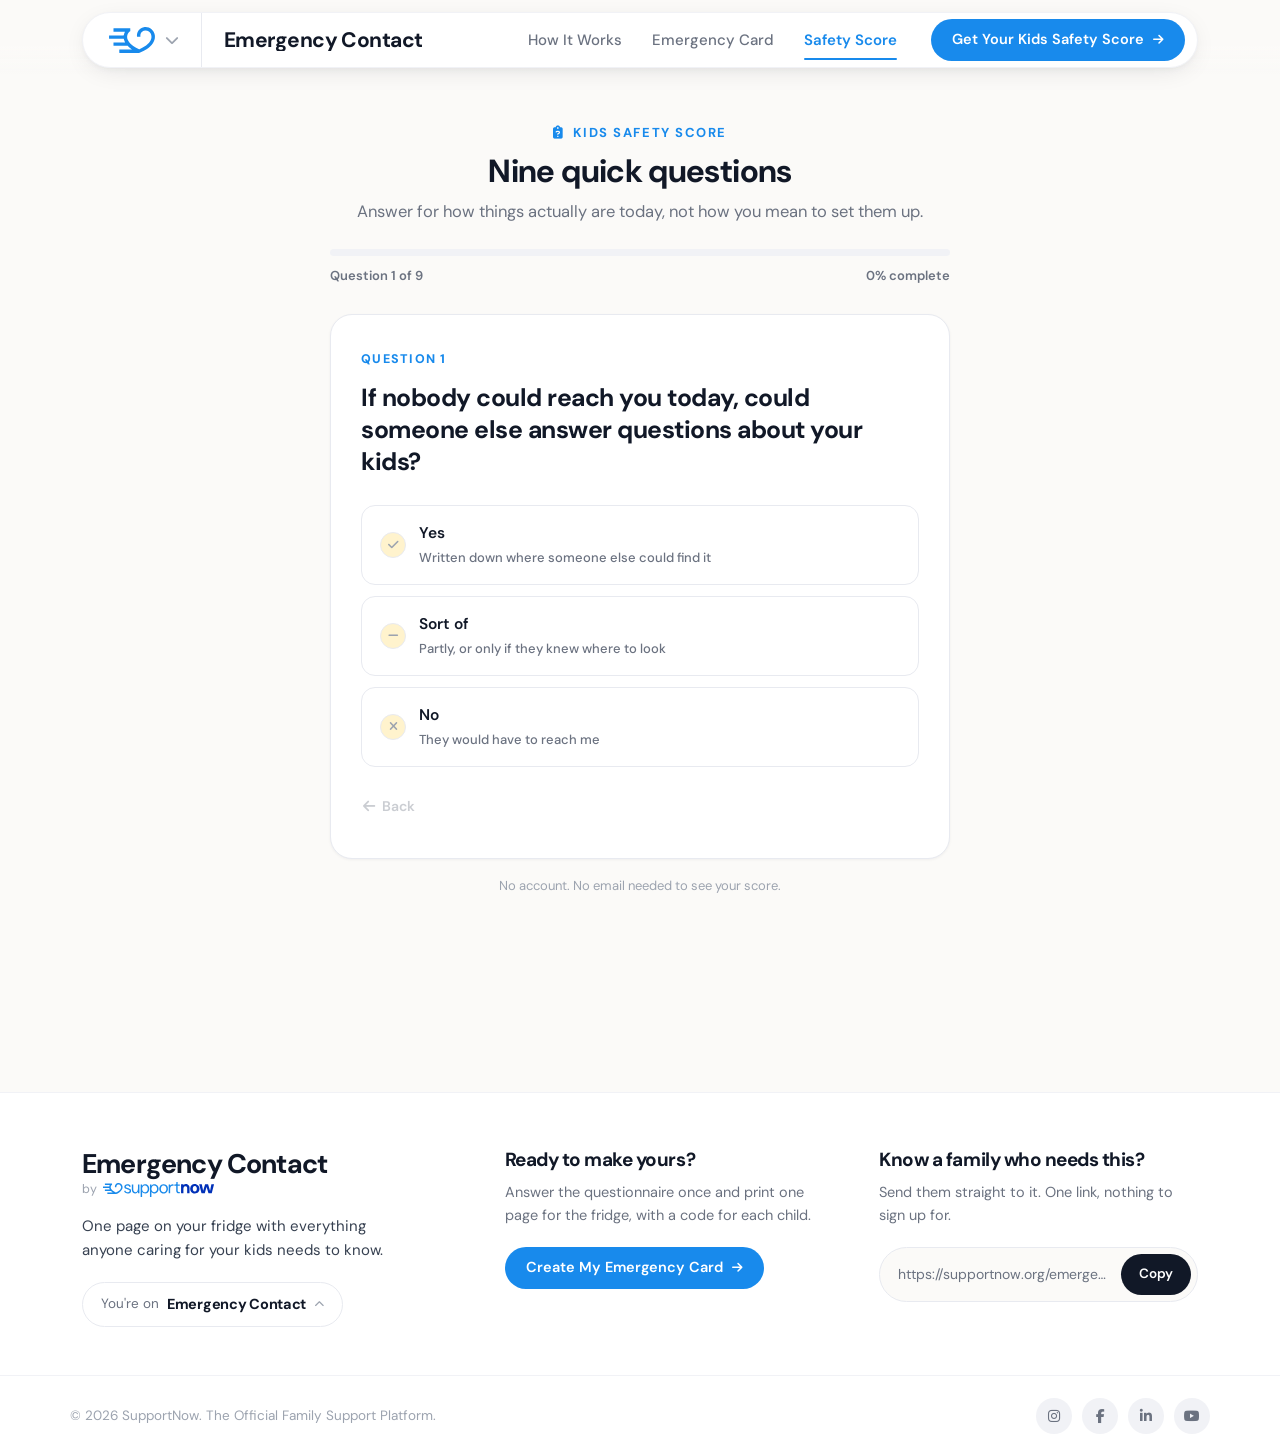
<file: quiz.html>
<!DOCTYPE html>
<html lang="en">
<head>
<meta charset="UTF-8">
<meta name="viewport" content="width=device-width, initial-scale=1.0">
<title>Take the Quiz | Kids Safety Score by SupportNow</title>
<meta name="description" content="Nine quick questions about what would happen if someone else had your kids tomorrow. Get your Kids Safety Score in two minutes.">

<link href="https://cdn.jsdelivr.net/npm/bootstrap@5.3.3/dist/css/bootstrap.min.css" rel="stylesheet">
<link href="https://cdnjs.cloudflare.com/ajax/libs/font-awesome/6.5.1/css/all.min.css" rel="stylesheet">
<link rel="preconnect" href="https://fonts.googleapis.com">
<link rel="preconnect" href="https://fonts.gstatic.com" crossorigin>
<link href="https://fonts.googleapis.com/css2?family=DM+Sans:opsz,wght@9..40,400;9..40,500;9..40,600;9..40,700;9..40,800&display=swap" rel="stylesheet">
<link href="shell.css" rel="stylesheet">
<link href="assets/ec.css" rel="stylesheet">

<style>
.quiz-shell{max-width:660px; margin:0 auto; padding:44px 20px 90px}
.progress-track{height:7px; border-radius:50px; background:var(--border-light); overflow:hidden; margin-bottom:9px}
.progress-fill{height:100%; border-radius:50px; background:var(--brand); width:0; transition:width .35s cubic-bezier(.22,1,.36,1)}
.progress-meta{display:flex; justify-content:space-between; font-size:13px; font-weight:600; color:var(--secondary); margin-bottom:28px}

.q-card{background:#fff; border:1px solid var(--border); border-radius:22px; box-shadow:var(--shadow); padding:34px 30px}
.q-num{font-size:12.5px; font-weight:800; letter-spacing:.1em; text-transform:uppercase; color:var(--brand); margin-bottom:12px; display:block}
.q-text{font-size:clamp(1.25rem,2.4vw,1.55rem); color:var(--ink); font-weight:700; letter-spacing:-.02em; line-height:1.3; margin-bottom:26px}

.answers{display:flex; flex-direction:column; gap:11px}
.answer{
  display:flex; align-items:center; gap:13px; width:100%; text-align:left;
  background:#fff; border:1.5px solid var(--border); border-radius:14px;
  padding:15px 18px; font-size:15.5px; font-weight:600; color:var(--ink);
  cursor:pointer; transition:.15s; font-family:inherit;
}
.answer:hover{border-color:var(--brand); background:var(--brand-bg); transform:translateY(-1px)}
.answer .mark{
  width:26px; height:26px; border-radius:50%; border:1.5px solid var(--border);
  display:flex; align-items:center; justify-content:center; font-size:12px; color:var(--muted); flex-shrink:0;
}
.answer:hover .mark{border-color:var(--brand); color:var(--brand)}
.answer.is-picked{border-color:var(--brand); background:var(--brand-bg)}
.answer.is-picked .mark{background:var(--brand); border-color:var(--brand); color:#fff}
.answer small{display:block; font-weight:500; font-size:13px; color:var(--secondary); margin-top:1px}

.q-foot{display:flex; justify-content:space-between; align-items:center; margin-top:22px}
.linkish{background:none; border:0; font-weight:600; font-size:14px; color:var(--secondary); padding:6px 2px; font-family:inherit; cursor:pointer}
.linkish:hover{color:var(--brand)}
.linkish:disabled{opacity:.35; cursor:default}

/* Results */
.result-card{background:#fff; border:1px solid var(--border); border-radius:24px; box-shadow:var(--shadow-md); padding:38px 30px; text-align:center}
.gap-row{
  display:flex; align-items:flex-start; gap:12px; padding:13px 0; border-bottom:1px solid var(--border-light);
  text-align:left; font-size:14.5px;
}
.gap-row:last-child{border-bottom:0}
.gap-row .state{width:22px; height:22px; border-radius:50%; display:flex; align-items:center; justify-content:center; font-size:11px; flex-shrink:0; margin-top:2px}
.state-ok{background:var(--give-tint); color:var(--give-dark)}
.state-gap{background:var(--rose-tint); color:var(--rose-dark)}
.gap-row b{color:var(--ink); font-weight:700; display:block}
.gap-row span{color:var(--secondary); font-size:13.5px}
.optin{background:var(--brand-bg); border:1px solid #cfe6fb; border-radius:16px; padding:18px 20px; text-align:left}
</style>
</head>
<body>

<div id="pfNavMount"></div>

<div class="quiz-shell">

  <!-- ── Questions ── -->
  <div id="quizView">
    <div class="text-center mb-4">
      <span class="eyebrow"><i class="fa-solid fa-clipboard-question"></i> Kids Safety Score</span>
      <h1 class="mt-2" style="font-size:clamp(1.5rem,3vw,2rem)">Nine quick questions</h1>
      <p style="color:var(--secondary); margin:0">
        Answer for how things actually are today, not how you mean to set them up.
      </p>
    </div>

    <div class="progress-track"><div class="progress-fill" id="bar"></div></div>
    <div class="progress-meta">
      <span id="progressLabel">Question 1</span>
      <span id="progressPct">0% complete</span>
    </div>

    <div class="q-card">
      <span class="q-num" id="qNum">Question 1</span>
      <p class="q-text" id="qText"></p>
      <div class="answers" id="answers"></div>
      <div class="q-foot">
        <button class="linkish" id="backBtn"><i class="fa-solid fa-arrow-left me-1"></i> Back</button>
        <span class="small-print" id="pickedHint"></span>
      </div>
    </div>

    <p class="small-print text-center mt-3">No account. No email needed to see your score.</p>
  </div>

  <!-- ── Results ── -->
  <div id="resultView" style="display:none">
    <div class="result-card">
      <span class="eyebrow"><i class="fa-solid fa-gauge-high"></i> Your Kids Safety Score</span>

      <div class="score-dial my-4">
        <svg width="190" height="190" viewBox="0 0 190 190">
          <circle class="track" cx="95" cy="95" r="82"></circle>
          <circle class="fill" id="dialFill" cx="95" cy="95" r="82"></circle>
        </svg>
        <div class="num"><b id="dialNum">0</b><span>out of 100</span></div>
      </div>

      <div class="mb-3"><span class="band-chip" id="bandChip"><span class="swatch"></span><span id="bandLabel"></span></span></div>
      <p class="text-balance mb-4" style="color:var(--body); max-width:460px; margin-inline:auto" id="bandBlurb"></p>

      <div class="card-flat p-3 p-md-4 text-start mb-4">
        <div class="d-flex align-items-center justify-content-between mb-2">
          <h3 style="font-size:1rem; margin:0">What is covered and what is not</h3>
          <span class="small-print" id="gapCount"></span>
        </div>
        <div id="gapList"></div>
      </div>

      <h3 class="text-balance mb-2" style="font-size:1.2rem">Every gap above is a question in the questionnaire.</h3>
      <p style="color:var(--secondary); max-width:470px; margin:0 auto 22px; font-size:15px">
        Answer them once and your score climbs as you go. At the end you print one page for the
        fridge with a QR code for each child.
      </p>
      <div class="d-flex flex-wrap gap-2 justify-content-center mb-4">
        <a href="questionnaire.html" class="btn btn-brand btn-lg-x">Complete the Questionnaire</a>
        <a href="sheet.html" class="btn btn-ghost btn-lg-x">See a Sample Card</a>
      </div>

      <div class="optin">
        <label class="ec-check mb-2">
          <input type="checkbox" id="optin">
          <span>Email me my score and a reminder to finish this</span>
        </label>
        <div class="d-flex flex-wrap gap-2" id="optinRow" style="display:none !important">
          <input type="email" class="ec-input" placeholder="you@example.com" style="flex:1; min-width:200px">
          <button class="btn btn-ghost btn-sm-x" type="button" id="optinBtn">Send it</button>
        </div>
        <p class="small-print mb-0" id="optinNote">Optional. Your score is on this screen either way.</p>
      </div>

      <button class="linkish mt-3" id="retakeBtn"><i class="fa-solid fa-rotate-left me-1"></i> Retake the quiz</button>
    </div>
  </div>
</div>

<div id="pfFootMount"></div>

<script src="https://cdn.jsdelivr.net/npm/bootstrap@5.3.3/dist/js/bootstrap.bundle.min.js"></script>
<script src="assets/ec.js"></script>
<script>
(function () {
  var state = EC.load();
  var items = EC.ITEMS;
  var idx = 0;

  var quizView = document.getElementById('quizView');
  var resultView = document.getElementById('resultView');
  var bar = document.getElementById('bar');
  var qNum = document.getElementById('qNum');
  var qText = document.getElementById('qText');
  var answers = document.getElementById('answers');
  var backBtn = document.getElementById('backBtn');
  var pickedHint = document.getElementById('pickedHint');

  var ICONS = { yes: 'check', partly: 'minus', no: 'xmark', na: 'ban' };

  function render() {
    var item = items[idx];
    qNum.textContent = 'Question ' + (idx + 1);
    qText.textContent = item.question;
    document.getElementById('progressLabel').textContent = 'Question ' + (idx + 1) + ' of ' + items.length;
    document.getElementById('progressPct').textContent = Math.round((idx / items.length) * 100) + '% complete';
    bar.style.width = (idx / items.length) * 100 + '%';
    backBtn.disabled = idx === 0;

    var picked = state.quiz.answers[item.id];
    var options = ['yes', 'partly', 'no'].map(function (key) {
      return { key: key, label: EC.ANSWER_LABELS[key].label, note: EC.ANSWER_LABELS[key].note };
    });
    // Not every question applies to every family, and saying so should not cost points
    if (item.na) options.push({ key: 'na', label: item.na, note: 'This one does not apply to us' });

    answers.innerHTML = options.map(function (o) {
      return '<button class="answer' + (o.key === picked ? ' is-picked' : '') + '" data-value="' + o.key + '">' +
        '<span class="mark"><i class="fa-solid fa-' + ICONS[o.key] + '"></i></span>' +
        '<span>' + EC.esc(o.label) + '<small>' + EC.esc(o.note) + '</small></span></button>';
    }).join('');

    pickedHint.textContent = picked ? 'Answered. Pick again to change it.' : '';
  }

  answers.addEventListener('click', function (e) {
    var btn = e.target.closest('.answer');
    if (!btn) return;
    state.quiz.answers[items[idx].id] = btn.dataset.value;
    btn.classList.add('is-picked');

    setTimeout(function () {
      if (idx < items.length - 1) { idx++; render(); }
      else { finish(); }
    }, 180);
  });

  backBtn.addEventListener('click', function () { if (idx > 0) { idx--; render(); } });

  function finish() {
    state.quiz.selfScore = EC.selfScore(state);
    state.quiz.takenAt = new Date().toISOString();
    EC.save(state);

    bar.style.width = '100%';
    quizView.style.display = 'none';
    resultView.style.display = 'block';
    window.scrollTo(0, 0);
    paintResult();
  }

  function paintResult() {
    var n = EC.score(state);
    var b = EC.band(n);

    var fill = document.getElementById('dialFill');
    var circumference = 2 * Math.PI * 82;
    fill.style.stroke = b.color;
    fill.style.strokeDasharray = circumference;
    fill.style.strokeDashoffset = circumference;

    document.querySelector('#bandChip .swatch').style.background = b.color;
    document.getElementById('bandLabel').textContent = b.label;
    document.getElementById('bandBlurb').textContent = b.blurb;

    // Count up alongside the dial sweep
    var num = document.getElementById('dialNum');
    var settled = false;
    setTimeout(function () {
      fill.style.strokeDashoffset = circumference * (1 - n / 100);
      var start = null, dur = 900;
      function step(ts) {
        if (settled) return;
        if (start === null) start = ts;
        var p = Math.min((ts - start) / dur, 1);
        var eased = 1 - Math.pow(1 - p, 3);
        num.textContent = Math.round(n * eased);
        if (p < 1) requestAnimationFrame(step);
        else settled = true;
      }
      requestAnimationFrame(step);
    }, 120);
    // A backgrounded tab never runs the frames above, so land on the real number
    // regardless, and keep a late frame from rewinding it
    setTimeout(function () { settled = true; num.textContent = n; }, 1400);

    var open = EC.gaps(state);
    document.getElementById('gapCount').textContent =
      open.length ? open.length + ' of ' + items.length + ' to close' : 'All ' + items.length + ' covered';

    document.getElementById('gapList').innerHTML = items.map(function (item) {
      var covered = EC.itemScore(item, state) === 10;
      return '' +
        '<div class="gap-row">' +
          '<span class="state ' + (covered ? 'state-ok' : 'state-gap') + '">' +
            '<i class="fa-solid fa-' + (covered ? 'check' : 'xmark') + '"></i></span>' +
          '<div><b>' + EC.esc(item.label) + '</b>' +
            '<span>' + (covered ? 'Covered' : EC.esc(item.fix)) + '</span></div>' +
        '</div>';
    }).join('');
  }

  // Optional email capture, revealed only when asked for
  var optin = document.getElementById('optin');
  var optinRow = document.getElementById('optinRow');
  optin.addEventListener('change', function () {
    optinRow.style.setProperty('display', optin.checked ? 'flex' : 'none', 'important');
  });
  document.getElementById('optinBtn').addEventListener('click', function () {
    var note = document.getElementById('optinNote');
    note.textContent = 'Prototype only. Nothing was sent.';
    note.style.color = 'var(--give-dark)';
  });

  document.getElementById('retakeBtn').addEventListener('click', function () {
    state.quiz.answers = {};
    EC.save(state);
    idx = 0;
    resultView.style.display = 'none';
    quizView.style.display = 'block';
    window.scrollTo(0, 0);
    render();
  });

  // Someone arriving with a finished quiz sees the result, not question one
  if (Object.keys(state.quiz.answers).length === items.length) finish();
  else render();
})();
</script>
<script>window.EC_SHELL = { active: 'Safety Score' };</script>
<script src="apps.js"></script>
<script src="shell-app.js"></script>
</body>
</html>
</file>
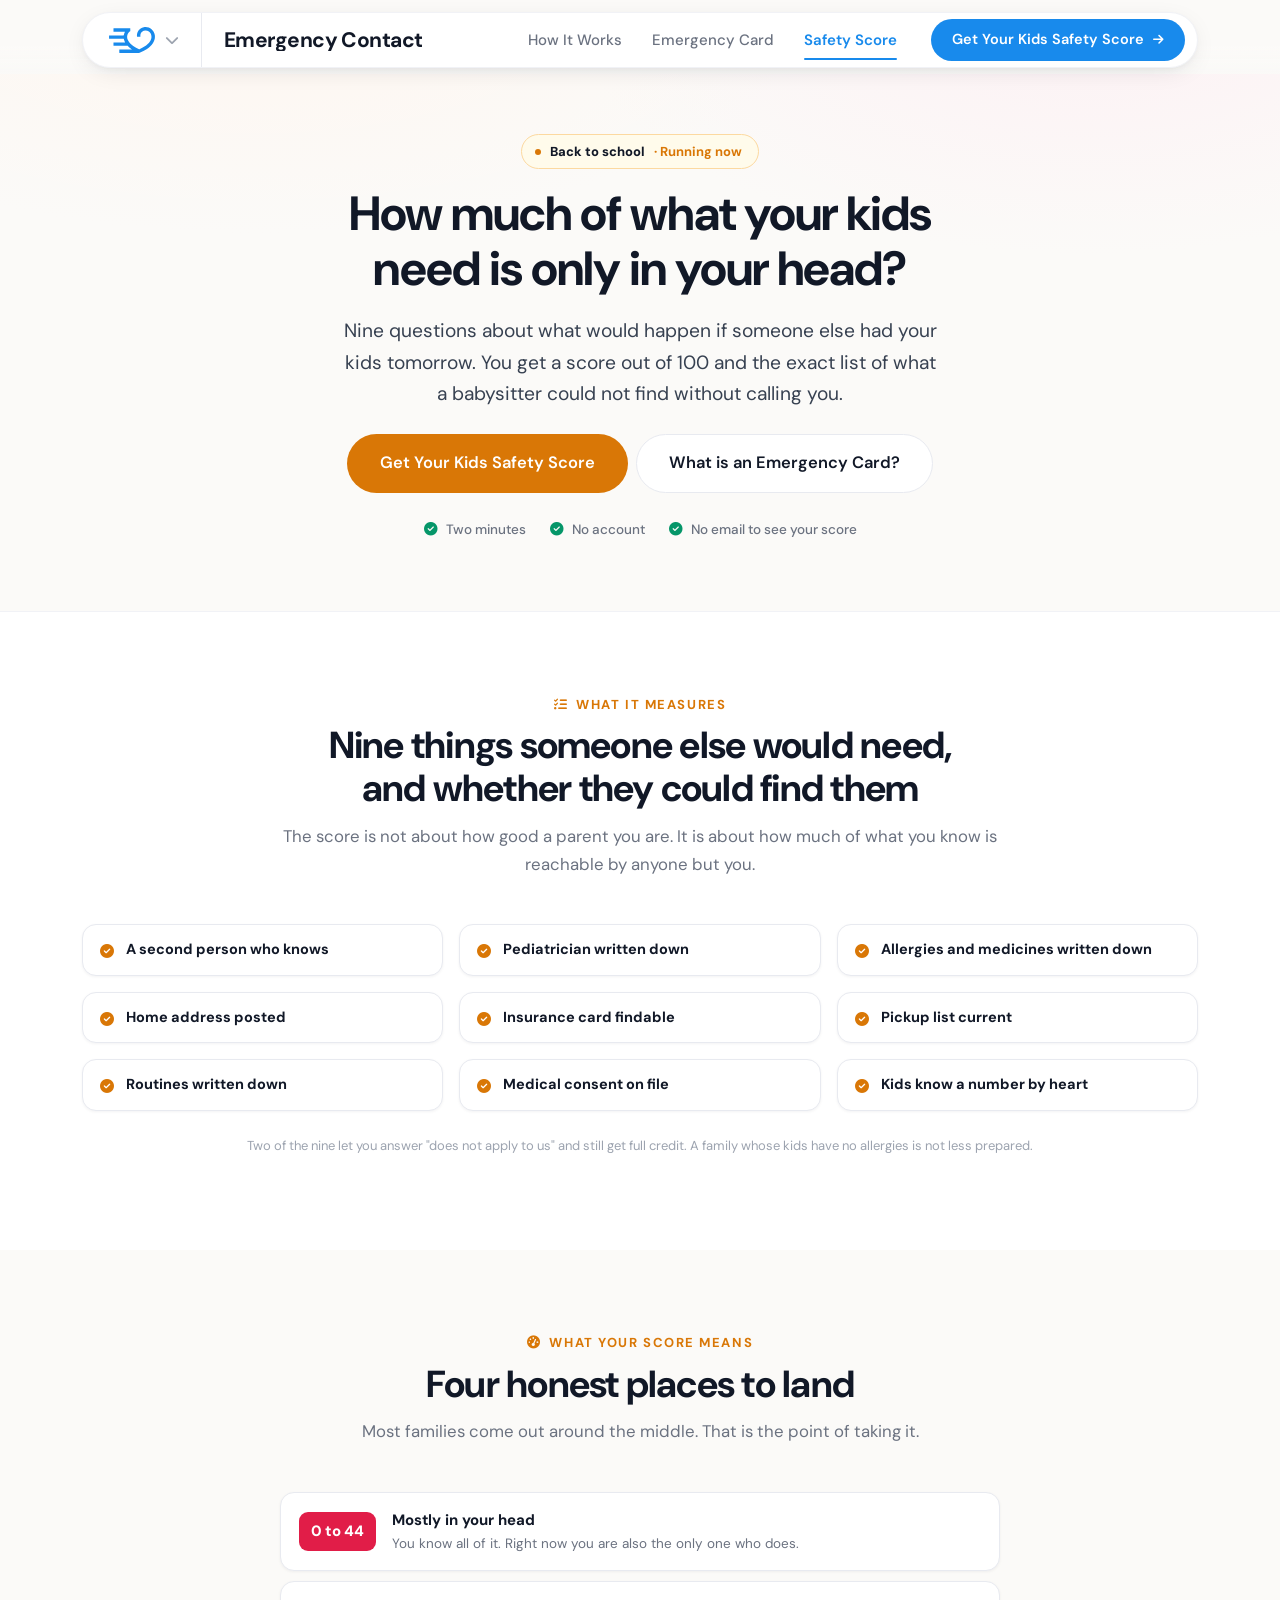
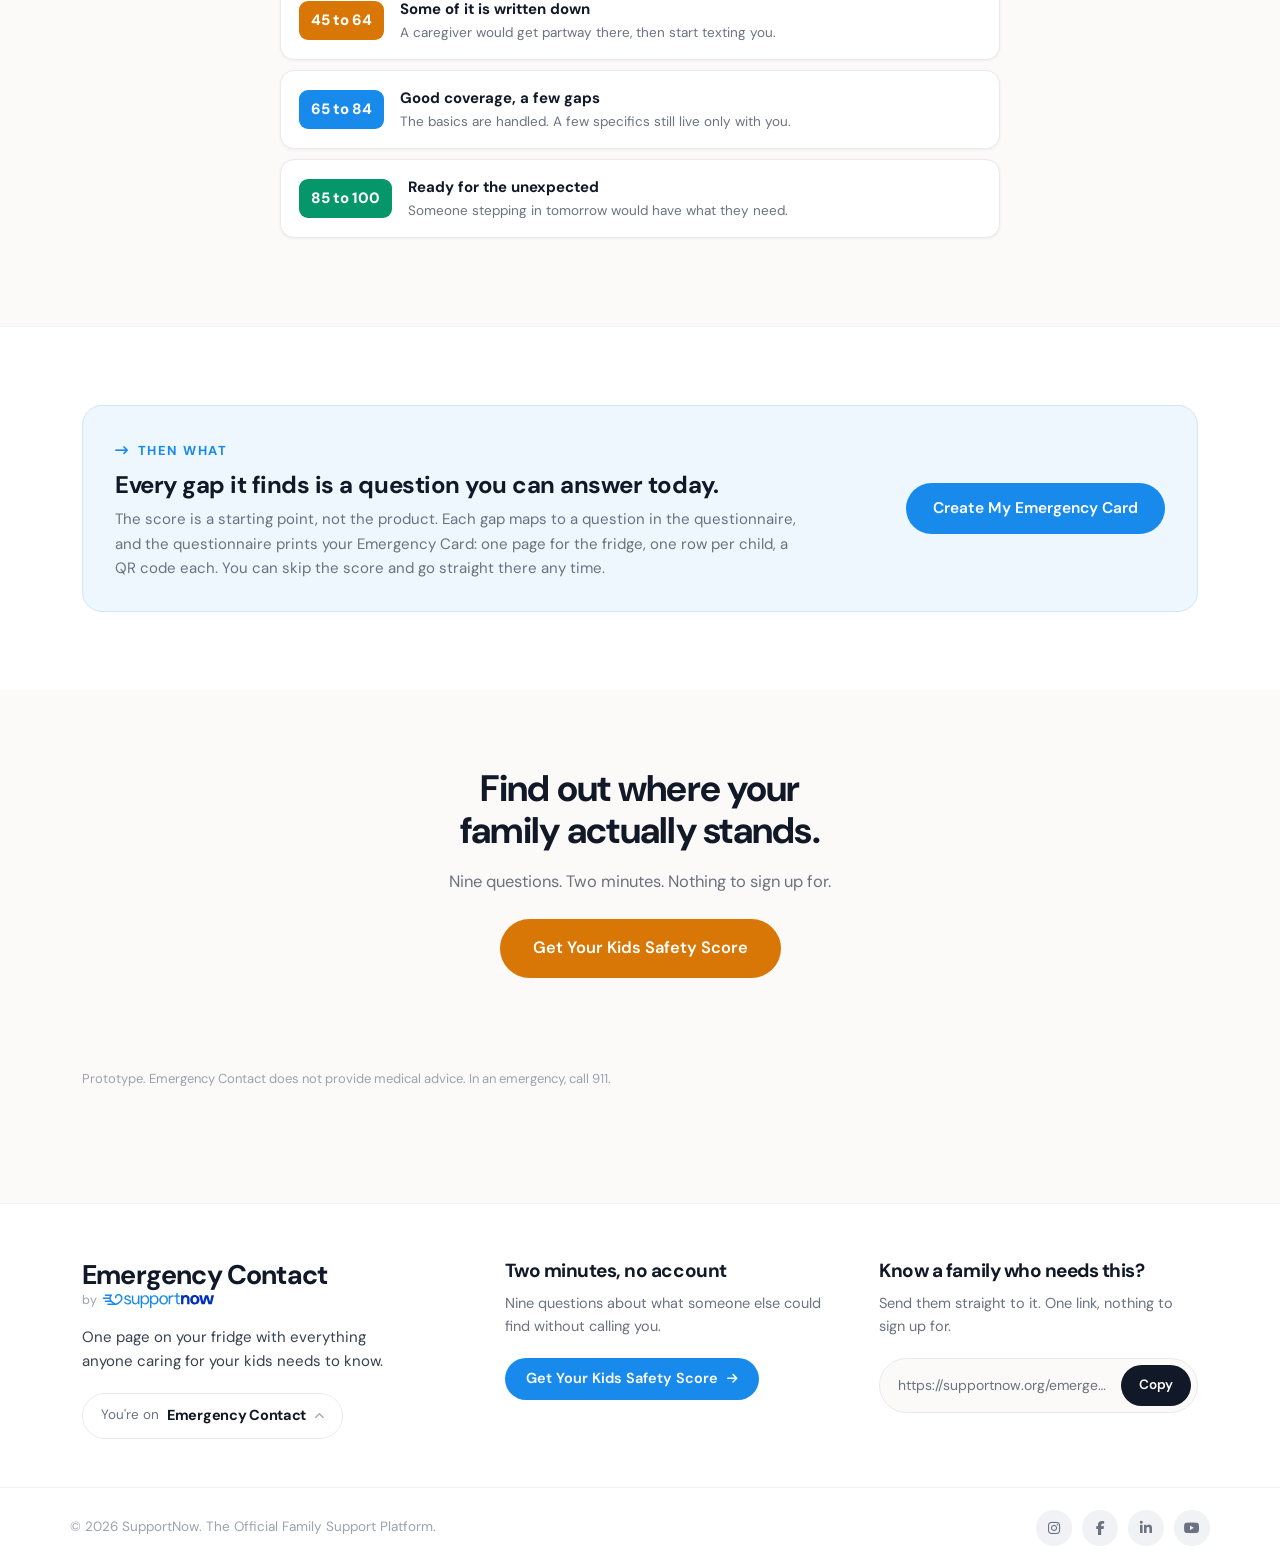
<file: safety-score.html>
<!DOCTYPE html>
<html lang="en">
<head>
<meta charset="UTF-8">
<meta name="viewport" content="width=device-width, initial-scale=1.0">
<title>Kids Safety Score | Emergency Contact by SupportNow</title>
<meta name="description" content="Nine questions, two minutes, no account. Find out how much of what your kids need is written down anywhere but your own head, and exactly which gaps to close.">

<link href="https://cdn.jsdelivr.net/npm/bootstrap@5.3.3/dist/css/bootstrap.min.css" rel="stylesheet">
<link href="https://cdnjs.cloudflare.com/ajax/libs/font-awesome/6.5.1/css/all.min.css" rel="stylesheet">
<link rel="preconnect" href="https://fonts.googleapis.com">
<link rel="preconnect" href="https://fonts.gstatic.com" crossorigin>
<link href="https://fonts.googleapis.com/css2?family=DM+Sans:opsz,wght@9..40,400;9..40,500;9..40,600;9..40,700;9..40,800&display=swap" rel="stylesheet">
<link href="shell.css" rel="stylesheet">
<link href="assets/ec.css" rel="stylesheet">

<style>
/* The campaign runs on amber so it never reads as the product itself */
.camp-hero{
  position:relative; overflow:hidden; padding:60px 0 70px; text-align:center;
  background:
    radial-gradient(1000px 460px at 20% -20%, var(--warm-1) 0%, transparent 58%),
    radial-gradient(900px 440px at 85% -14%, var(--warm-2) 0%, transparent 58%);
}
.camp-hero h1{font-size:clamp(2rem,4.2vw,3rem); margin:18px auto 18px; max-width:760px}
.camp-hero .lede{font-size:clamp(1.03rem,1.5vw,1.2rem); color:var(--body); max-width:600px; margin:0 auto}
.promo-badge{
  display:inline-flex; align-items:center; gap:9px; background:var(--amber-tint);
  border:1.5px solid #fcd9a0; color:var(--amber); border-radius:50px;
  padding:6px 16px 6px 13px; font-size:13px; font-weight:700;
}
.promo-badge b{color:var(--ink); font-weight:800}
.promo-badge .dot{width:6px; height:6px; border-radius:50%; background:var(--amber); flex-shrink:0}
.btn-amber{background:var(--amber); color:#fff}
.btn-amber:hover{background:#b45309; color:#fff; transform:translateY(-1px); box-shadow:0 10px 24px -10px rgba(217,119,6,.6)}
.trust-row{display:flex; flex-wrap:wrap; gap:10px 24px; justify-content:center; margin-top:26px}
.trust-row span{font-size:13.5px; color:var(--secondary); font-weight:500; display:inline-flex; align-items:center; gap:8px}
.trust-row i{color:var(--give)}

.measure{
  display:flex; gap:12px; align-items:flex-start; background:#fff; border:1px solid var(--border);
  border-radius:14px; padding:15px 17px; height:100%; box-shadow:var(--shadow);
}
.measure i{color:var(--amber); font-size:14px; margin-top:4px; flex-shrink:0}
.measure b{font-size:14.5px; color:var(--ink); font-weight:700; display:block; line-height:1.35}

.band-row{
  display:flex; align-items:center; gap:16px; padding:15px 18px; background:#fff;
  border:1px solid var(--border); border-radius:14px; margin-bottom:10px; box-shadow:var(--shadow);
}
.band-row .range{
  font-weight:800; font-size:15px; color:#fff; border-radius:9px; padding:7px 12px;
  min-width:74px; text-align:center; flex-shrink:0;
}
.band-row b{display:block; font-size:15px; color:var(--ink)}
.band-row span{font-size:13.5px; color:var(--secondary)}

.handoff{background:var(--brand-bg); border:1px solid #cfe6fb; border-radius:20px; padding:30px 32px}
</style>
</head>
<body>

<div id="pfNavMount"></div>

<!-- ── Campaign hero ── -->
<section class="camp-hero">
  <div class="container container-narrow">
    <span class="promo-badge"><span class="dot"></span> <b>Back to school</b> · Running now</span>
    <h1 class="text-balance">How much of what your kids need is only in your head?</h1>
    <p class="lede">
      Nine questions about what would happen if someone else had your kids tomorrow. You get a score
      out of 100 and the exact list of what a babysitter could not find without calling you.
    </p>
    <div class="d-flex flex-wrap gap-2 justify-content-center mt-4">
      <a href="quiz.html" class="btn btn-amber btn-lg-x">Get Your Kids Safety Score</a>
      <a href="index.html" class="btn btn-ghost btn-lg-x">What is an Emergency Card?</a>
    </div>
    <div class="trust-row">
      <span><i class="fa-solid fa-circle-check"></i> Two minutes</span>
      <span><i class="fa-solid fa-circle-check"></i> No account</span>
      <span><i class="fa-solid fa-circle-check"></i> No email to see your score</span>
    </div>
  </div>
</section>

<!-- ── What it measures ── -->
<section class="section" style="background:#fff; border-top:1px solid var(--border-light)">
  <div class="container container-narrow">
    <div class="section-head">
      <span class="eyebrow amber"><i class="fa-solid fa-list-check"></i> What it measures</span>
      <h2 class="text-balance mt-2">Nine things someone else would need, and whether they could find them</h2>
      <p>
        The score is not about how good a parent you are. It is about how much of what you know is
        reachable by anyone but you.
      </p>
    </div>
    <div class="row g-3" id="measures"></div>
    <p class="small-print text-center mt-4">
      Two of the nine let you answer "does not apply to us" and still get full credit. A family whose
      kids have no allergies is not less prepared.
    </p>
  </div>
</section>

<!-- ── The bands ── -->
<section class="section">
  <div class="container container-narrow">
    <div class="section-head">
      <span class="eyebrow amber"><i class="fa-solid fa-gauge-high"></i> What your score means</span>
      <h2 class="text-balance mt-2">Four honest places to land</h2>
      <p>Most families come out around the middle. That is the point of taking it.</p>
    </div>
    <div style="max-width:720px; margin:0 auto" id="bands"></div>
  </div>
</section>

<!-- ── The handoff to the product ── -->
<section class="section" style="background:#fff; border-top:1px solid var(--border-light)">
  <div class="container container-narrow">
    <div class="handoff">
      <div class="row align-items-center g-4">
        <div class="col-lg-8">
          <span class="eyebrow"><i class="fa-solid fa-arrow-right-long"></i> Then what</span>
          <h2 class="mt-2 mb-2" style="font-size:1.5rem">Every gap it finds is a question you can answer today.</h2>
          <p style="color:var(--secondary); margin:0; font-size:15px">
            The score is a starting point, not the product. Each gap maps to a question in the
            questionnaire, and the questionnaire prints your Emergency Card: one page for the fridge,
            one row per child, a QR code each. You can skip the score and go straight there any time.
          </p>
        </div>
        <div class="col-lg-4 text-lg-end">
          <a href="questionnaire.html" class="btn btn-brand">Create My Emergency Card</a>
        </div>
      </div>
    </div>
  </div>
</section>

<!-- ── Final CTA ── -->
<section class="section" style="text-align:center; padding-bottom:90px">
  <div class="container container-narrow">
    <h2 class="text-balance mb-3" style="font-size:clamp(1.7rem,3vw,2.3rem); max-width:640px; margin-inline:auto">
      Find out where your family actually stands.
    </h2>
    <p style="color:var(--secondary); max-width:520px; margin:0 auto 24px">
      Nine questions. Two minutes. Nothing to sign up for.
    </p>
    <a href="quiz.html" class="btn btn-amber btn-lg-x">Get Your Kids Safety Score</a>
  </div>
</section>

<div class="container container-narrow">
  <p class="small-print pb-4 mb-0">
    Prototype. Emergency Contact does not provide medical advice. In an emergency, call 911.
  </p>
</div>

<div id="pfFootMount"></div>

<script src="https://cdn.jsdelivr.net/npm/bootstrap@5.3.3/dist/js/bootstrap.bundle.min.js"></script>
<script src="assets/ec.js"></script>
<script>
window.EC_SHELL = {
  active: 'Safety Score',
  footCta: {
    head: 'Two minutes, no account',
    desc: 'Nine questions about what someone else could find without calling you.',
    label: 'Get Your Kids Safety Score', href: 'quiz.html'
  }
};
</script>
<script src="apps.js"></script>
<script src="shell-app.js"></script>
<script>
(function () {
  /* Both lists come straight from ec.js so the campaign page can never drift
     out of step with the quiz it is selling. */
  document.getElementById('measures').innerHTML = EC.ITEMS.map(function (item) {
    return '<div class="col-md-6 col-lg-4"><div class="measure">' +
      '<i class="fa-solid fa-circle-check"></i><b>' + EC.esc(item.label) + '</b>' +
      '</div></div>';
  }).join('');

  document.getElementById('bands').innerHTML = EC.BANDS.slice().reverse().map(function (b, i, arr) {
    var next = arr[i + 1];
    var range = next ? b.min + ' to ' + (next.min - 1) : b.min + ' to 100';
    return '<div class="band-row">' +
      '<span class="range" style="background:' + b.color + '">' + range + '</span>' +
      '<span><b>' + EC.esc(b.label) + '</b><span>' + EC.esc(b.blurb) + '</span></span>' +
      '</div>';
  }).join('');
})();
</script>
</body>
</html>
</file>
<file: assets/ec.css>
/* ──────────────────────────────────────────────
   Emergency Contact · part of SupportNow
   Brand tokens match supportnow-family-advocacy/intake.css
   and supportnow-2.0/styleguide.html.
   ────────────────────────────────────────────── */

:root{
  --brand:#188aec; --brand-dark:#1274c9; --brand-light:#4da6f0; --brand-bg:#eef6fe; --navy:#1b2f80;
  --give:#059669; --give-dark:#047857; --give-tint:#ecfdf5;
  --amber:#d97706; --amber-tint:#fffbeb;
  --rose:#e11d48; --rose-dark:#9f1239; --rose-tint:#fff1f2; --rose-border:#fecdd3;

  --ink:#111827; --body:#374151; --secondary:#6b7280; --muted:#9ca3af;
  --border:#e8eaf0; --border-light:#f1f2f6; --bg:#fbfaf8; --card:#ffffff;

  --warm-1:#fff6ef; --warm-2:#fdf1f4; --warm-3:#eef6fe;
  --shadow:0 1px 3px rgba(17,24,39,.05);
  --shadow-md:0 12px 32px -12px rgba(27,47,128,.18);
  --shadow-lg:0 24px 60px -20px rgba(27,47,128,.28);
}

*{box-sizing:border-box}
html{scroll-behavior:smooth}
body{
  font-family:'DM Sans',system-ui,-apple-system,Segoe UI,Roboto,sans-serif;
  color:var(--body); background:var(--bg); font-size:16.5px; line-height:1.65;
  -webkit-font-smoothing:antialiased; margin:0;
}
h1,h2,h3,h4{color:var(--ink); font-weight:700; letter-spacing:-.02em; line-height:1.14}
a{text-decoration:none}
.container-narrow{max-width:1140px}
.text-balance{text-wrap:balance}
.small-print{font-size:13px; color:var(--muted)}

.eyebrow{
  font-size:13px; font-weight:700; text-transform:uppercase; letter-spacing:.12em;
  color:var(--brand); display:inline-flex; align-items:center; gap:8px;
}
.eyebrow.give{color:var(--give-dark)}
.eyebrow.amber{color:var(--amber)}
.eyebrow.rose{color:var(--rose)}

/* ── Top bar ── */
.topbar{
  position:sticky; top:0; z-index:1000; background:rgba(251,250,248,.88);
  backdrop-filter:saturate(180%) blur(12px); border-bottom:1px solid var(--border-light);
}
.brand-lockup{display:flex; align-items:center; gap:11px}
.brand-logo{height:26px; width:auto; display:block; flex-shrink:0}
.footer .brand-logo{height:24px}
.vertical-tag{
  font-size:11px; font-weight:700; letter-spacing:.04em; text-transform:uppercase;
  color:var(--secondary); border-left:1px solid var(--border);
  margin-left:10px; padding-left:10px; line-height:1.3;
}
.nav-link-x{color:var(--body); font-weight:600; font-size:14px; padding:7px 9px; border-radius:8px; white-space:nowrap}
.nav-link-x:hover{color:var(--brand); background:var(--brand-bg)}
.back-link{font-weight:600; font-size:14px; color:var(--secondary); display:inline-flex; align-items:center; gap:7px}
.back-link:hover{color:var(--brand)}

/* ── Buttons ── */
.btn{font-weight:600; border-radius:50px; padding:13px 26px; font-size:15.5px; transition:.18s; border:1.5px solid transparent; white-space:nowrap}
.btn-lg-x{padding:16px 32px; font-size:16.5px}
.btn-sm-x{padding:8px 16px; font-size:13.5px}
.btn-brand{background:var(--brand); color:#fff}
.btn-brand:hover{background:var(--brand-dark); color:#fff; transform:translateY(-1px); box-shadow:0 10px 24px -10px rgba(24,138,236,.6)}
.btn-give{background:var(--give); color:#fff}
.btn-give:hover{background:var(--give-dark); color:#fff; transform:translateY(-1px); box-shadow:0 10px 24px -10px rgba(5,150,105,.5)}
.btn-ghost{background:#fff; color:var(--ink); border-color:var(--border)}
.btn-ghost:hover{border-color:var(--brand); color:var(--brand)}
.btn-white{background:#fff; color:var(--navy)}
.btn-white:hover{background:#fff; color:var(--brand); transform:translateY(-1px)}
.btn:disabled,.btn.disabled{opacity:.45; pointer-events:none}

.pill-badge{
  display:inline-flex; align-items:center; gap:9px; background:#fff; border:1px solid var(--border);
  border-radius:50px; padding:7px 16px 7px 8px; font-size:13.5px; font-weight:600; color:var(--secondary);
  box-shadow:var(--shadow);
}
.pill-badge .dot{width:9px; height:9px; border-radius:50%; background:var(--give); box-shadow:0 0 0 4px var(--give-tint)}

/* ── Sections ── */
.section{padding:78px 0}
.section-tight{padding:56px 0}
.section-head{max-width:740px; margin:0 auto 46px; text-align:center}
.section-head h2{font-size:clamp(1.7rem,3vw,2.35rem); margin-bottom:12px}
.section-head p{color:var(--secondary); font-size:1.05rem; margin:0}

.card-x{
  background:var(--card); border:1px solid var(--border); border-radius:18px;
  padding:26px 24px; height:100%; box-shadow:var(--shadow); transition:.18s;
}
.card-x:hover{box-shadow:var(--shadow-md); transform:translateY(-2px); border-color:transparent}
.card-flat{background:var(--card); border:1px solid var(--border); border-radius:18px; box-shadow:var(--shadow)}
.icon-tile{
  width:46px; height:46px; border-radius:13px; display:flex; align-items:center; justify-content:center;
  font-size:19px; margin-bottom:16px; background:var(--brand-bg); color:var(--brand);
}
.icon-tile.give{background:var(--give-tint); color:var(--give)}
.icon-tile.amber{background:var(--amber-tint); color:var(--amber)}
.icon-tile.rose{background:var(--rose-tint); color:var(--rose)}
.icon-tile.navy{background:#eef2ff; color:var(--navy)}
.card-x h3{font-size:1.06rem; margin-bottom:6px}
.card-x p{font-size:14.5px; color:var(--secondary); margin:0}

.hr-soft{border-color:var(--border-light); opacity:1}

/* ── Score dial + bands ── */
.score-dial{position:relative; width:190px; height:190px; margin:0 auto}
.score-dial svg{transform:rotate(-90deg); display:block}
.score-dial .track{fill:none; stroke:var(--border-light); stroke-width:14}
.score-dial .fill{fill:none; stroke-width:14; stroke-linecap:round; transition:stroke-dashoffset .9s cubic-bezier(.22,1,.36,1)}
.score-dial .num{position:absolute; inset:0; display:flex; flex-direction:column; align-items:center; justify-content:center}
.score-dial .num b{font-size:52px; line-height:1; color:var(--ink); letter-spacing:-.03em}
.score-dial .num span{font-size:13px; color:var(--secondary); font-weight:600; margin-top:4px}

.band-chip{
  display:inline-flex; align-items:center; gap:7px; border-radius:50px; padding:6px 15px;
  font-size:13px; font-weight:700; border:1px solid var(--border); background:#fff; color:var(--ink);
}
.band-chip .swatch{width:10px; height:10px; border-radius:3px; flex-shrink:0}

.score-chip{
  display:inline-flex; align-items:center; gap:9px; background:#fff; border:1px solid var(--border);
  border-radius:50px; padding:6px 15px 6px 7px; font-weight:700; font-size:14px; color:var(--ink); box-shadow:var(--shadow);
}
.score-chip .ring{
  width:27px; height:27px; border-radius:50%; display:flex; align-items:center; justify-content:center;
  font-size:11px; font-weight:800; color:#fff; background:var(--brand); transition:background .3s;
}
.score-chip small{font-weight:600; color:var(--secondary)}

/* ── Forms ── */
.ec-label{font-size:13px; font-weight:700; color:var(--ink); margin-bottom:5px; display:block}
.ec-label small{font-weight:500; color:var(--muted)}
.ec-input,.ec-select,.ec-textarea{
  width:100%; border:1.5px solid var(--border); border-radius:12px; padding:11px 14px;
  font-size:15px; color:var(--ink); background:#fff; outline:none; transition:.15s; font-family:inherit;
}
.ec-input:focus,.ec-select:focus,.ec-textarea:focus{border-color:var(--brand); box-shadow:0 0 0 4px var(--brand-bg)}
.ec-textarea{min-height:78px; resize:vertical}
.field{margin-bottom:16px}
.ec-check{display:flex; align-items:center; gap:9px; font-size:14.5px; color:var(--body); font-weight:500; cursor:pointer}
.ec-check input{width:17px; height:17px; accent-color:var(--brand); flex-shrink:0}

/* ── Chips ── */
.chip{
  display:inline-flex; align-items:center; gap:6px; border-radius:8px; padding:3px 10px;
  font-size:12.5px; font-weight:700; border:1.5px solid;
}
.chip-allergy{color:var(--rose-dark); border-color:var(--rose-border); background:var(--rose-tint)}
.chip-med{color:var(--navy); border-color:#c7d2fe; background:#eef2ff}
.chip-ok{color:var(--give-dark); border-color:#a7f3d0; background:var(--give-tint)}
.chip-muted{color:var(--secondary); border-color:var(--border); background:#fff}

/* ── The fridge sheet (used on the hero mock and the print page) ── */
.paper{background:#fff; border:1px solid var(--border); border-radius:14px; box-shadow:var(--shadow-lg); position:relative}
.magnet{
  position:absolute; top:-14px; left:50%; transform:translateX(-50%);
  width:30px; height:30px; border-radius:50%;
  background:radial-gradient(circle at 35% 30%, #6ea8ff 0%, var(--navy) 70%);
  box-shadow:0 3px 8px rgba(17,24,39,.3), inset 0 -2px 4px rgba(0,0,0,.25);
}
.paper-head{
  display:flex; align-items:flex-end; justify-content:space-between; gap:10px;
  border-bottom:2.5px solid var(--ink); padding-bottom:10px; margin-bottom:12px;
}
.paper-title{
  font-size:15px; font-weight:800; letter-spacing:.08em; color:var(--ink);
  text-transform:uppercase; display:flex; align-items:center; gap:8px; line-height:1.2;
}
.paper-title i{color:var(--rose)}
.paper-fam{font-size:12.5px; font-weight:700; color:var(--secondary); text-align:right; line-height:1.35}
.call-band{
  display:flex; flex-wrap:wrap; gap:6px 18px; background:var(--warm-1);
  border:1px solid #fde4cf; border-radius:10px; padding:9px 13px; margin-bottom:12px;
  font-size:12.5px; color:var(--ink); font-weight:600;
}
.call-band b{font-weight:800}

/* ── Footer ── */
.footer{background:#fff; border-top:1px solid var(--border-light); padding:46px 0 34px; font-size:14px; color:var(--secondary)}
.footer a{color:var(--secondary)}
.footer a:hover{color:var(--brand)}
.footer h4{font-size:13px; text-transform:uppercase; letter-spacing:.08em; color:var(--secondary); font-weight:700}

@media (max-width:576px){
  .section{padding:56px 0}
  .vertical-tag{display:none}
}
</file>
<file: shell.css>
/* ──────────────────────────────────────────────
   SupportNow · Portfolio Shell
   The standard navigation + footer shared by every portfolio app.
   Everything here is prefixed .pf- so it can drop into an existing
   app without colliding with that app's styles.
   ────────────────────────────────────────────── */

:root{
  /* Brand tokens, matched to the existing SupportNow apps */
  --brand:#188aec; --brand-dark:#1274c9; --brand-light:#4da6f0; --brand-bg:#eef6fe; --navy:#1b2f80;
  --ink:#111827; --body:#374151; --secondary:#6b7280; --muted:#9ca3af;
  --border:#e8eaf0; --border-light:#f1f2f6; --bg:#fbfaf8; --card:#ffffff;
  --give:#059669; /* success, used by the share field's copied state */

  --pf-sans:'DM Sans', system-ui, -apple-system, 'Segoe UI', Roboto, sans-serif;

  --pf-pill-h:56px;
  --pf-shadow:0 6px 28px -10px rgba(17,24,39,.16), 0 2px 6px -2px rgba(17,24,39,.06);
  --pf-shadow-stuck:0 14px 40px -14px rgba(27,47,128,.28), 0 2px 8px -3px rgba(17,24,39,.08);
}

body{
  font-family:var(--pf-sans);
  color:var(--body); background:var(--bg);
  -webkit-font-smoothing:antialiased;
}
a{ text-decoration:none; }

/* ══════════════════════════════════════════════
   NAVIGATION
   ══════════════════════════════════════════════ */

.pf-nav{
  position:sticky; top:0; z-index:1030;
  padding:12px 0 6px;
  background:linear-gradient(to bottom, var(--bg) 62%, rgba(251,250,248,0));
}

.pf-pill{
  position:relative; /* the mega menu spans this */
  display:flex; align-items:center; justify-content:space-between;
  gap:20px;
  height:var(--pf-pill-h);
  padding:0 12px 0 0;
  background:var(--card);
  border:1px solid var(--border-light);
  border-radius:999px;
  box-shadow:var(--pf-shadow);
  transition:box-shadow .22s ease;
}
.pf-nav.is-stuck .pf-pill{ box-shadow:var(--pf-shadow-stuck); }

/* ── Brand block: mark + switcher caret | app name ── */
/* position:static so the mega menu resolves against .pf-pill and can span it */
.pf-brand{ position:static; display:flex; align-self:stretch; align-items:center; min-width:0; }

/* Runs to the pill's edges rather than sitting inset, so the left cap is the target.
   Its border-right is the divider, so the line belongs to the toggle once it fills. */
.pf-switch{
  display:flex; align-items:center; gap:10px;
  align-self:stretch;
  background:none;
  border:0; border-right:1px solid var(--border);
  padding:0 22px 0 26px;
  border-radius:999px 0 0 999px;
  cursor:pointer;
  transition:background .16s ease;
}
.pf-switch:hover{ background:#f7f8fa; }
.pf-switch:focus-visible{ outline:2px solid var(--brand); outline-offset:-3px; }
.pf-switch[aria-expanded="true"]{ background:#eceef4; }
.pf-mark{ height:26px; width:auto; display:block; }
.pf-caret{ font-size:14px; color:var(--muted); transition:transform .2s ease; }
.pf-switch[aria-expanded="true"] .pf-caret{ transform:rotate(180deg); color:var(--secondary); }

.pf-app{
  font-family:var(--pf-sans);
  font-size:21px; font-weight:700; line-height:1;
  color:var(--ink);
  letter-spacing:-.025em;
  white-space:nowrap; overflow:hidden; text-overflow:ellipsis;
  margin-left:22px;
  transition:color .15s ease;
}
.pf-app:hover{ color:var(--brand); }

/* ── Right side: links + CTA ── */
.pf-links{ display:flex; align-items:center; gap:30px; }

.pf-link{
  position:relative;
  font-size:15px; font-weight:500;
  color:var(--secondary);
  padding:6px 0;
  white-space:nowrap;
  transition:color .15s ease;
}
.pf-link:hover{ color:var(--ink); }
.pf-link::after{
  content:''; position:absolute; left:0; right:0; bottom:-2px;
  height:2px; border-radius:2px; background:var(--brand);
  transform:scaleX(0); transform-origin:left;
  transition:transform .2s ease;
}
.pf-link.is-active{ color:var(--brand); font-weight:600; }
.pf-link.is-active::after{ transform:scaleX(1); }

.pf-cta{
  display:inline-flex; align-items:center; gap:9px;
  font-family:var(--pf-sans);
  font-size:14.5px; font-weight:600;
  color:#fff; background:var(--brand);
  border:0; border-radius:999px;
  padding:9px 21px;
  margin-left:4px;
  white-space:nowrap;
  transition:.18s ease;
}
.pf-cta:hover{
  color:#fff; background:var(--brand-dark);
  transform:translateY(-1px);
  box-shadow:0 12px 24px -12px var(--brand);
}
.pf-cta i{ font-size:12px; }

/* ── Mobile trigger ── */
.pf-burger{
  display:none;
  width:46px; height:46px; margin-right:6px;
  align-items:center; justify-content:center;
  background:var(--brand-bg); color:var(--brand-dark);
  border:0; border-radius:50%; font-size:17px;
}

/* ══════════════════════════════════════════════
   APP SWITCHER — mega menu
   ══════════════════════════════════════════════ */

/* Spans the full pill. Needs data-bs-display="static" on the toggle so Popper
   leaves the position alone and these rules hold. */
.dropdown-menu.pf-mega{
  --bs-dropdown-padding-y:0;
  --bs-dropdown-border-color:var(--border-light);
  --bs-dropdown-border-radius:18px;
  /* Set directly, not via --bs-dropdown-box-shadow: Bootstrap ships with
     $enable-shadows false, so .dropdown-menu never emits the property. */
  box-shadow:
    0 28px 56px -16px rgba(27,47,128,.30),
    0 10px 22px -8px rgba(17,24,39,.14),
    0 2px 6px -2px rgba(17,24,39,.08);
  /* Colour of the pointer. The panel's top-left corner is plain card white. */
  --pf-point:var(--card);
  position:absolute;
  top:100%; left:0; right:auto;
  width:min(700px, calc(100vw - 40px));
  min-width:0;
  margin-top:20px;
  overflow:visible;
}

/* Pointer back up to the caret that opened this. `left` is hand-measured against
   the caret's centre, so re-check it if the mark size or .pf-switch padding change. */
.pf-mega::before{
  content:''; position:absolute; z-index:1;
  top:-7px; left:81px; width:15px; height:15px;
  background:var(--pf-point);
  border-top:1px solid var(--border-light);
  border-left:1px solid var(--border-light);
  border-radius:4px 0 0 0;
  transform:rotate(45deg);
}

/* Footer copy of the switcher: same panel, opening upward from its button.
   Anchored to the button rather than the footer container, so it stays next
   to what was clicked instead of floating above the whole section. */
.dropdown-menu.pf-mega-up{
  top:auto; bottom:100%; left:0; right:auto;
  width:min(700px, calc(100vw - 48px));
  margin:0 0 14px;
}
.pf-mega-up::before{
  top:auto; bottom:-8px; left:38px;
  border-top:0; border-left:0;
  border-bottom:1px solid var(--border-light);
  border-right:1px solid var(--border-light);
  border-radius:0 0 5px 0;
}

/* Clipping lives here so the pointer above can sit outside the panel */
.pf-mega-grid{
  border-radius:18px; overflow:hidden;
}

/* Order is platform bar, app grid, compare bar. Set by DOM order, not CSS. */
.pf-mega-main{ padding:14px 16px 16px; display:flex; flex-direction:column; gap:16px; }

.pf-mega-compare{
  display:flex; align-items:center; justify-content:space-between; gap:20px;
  padding:9px 10px 9px 22px;
  border-radius:11px; background:var(--brand-bg);
}
.pf-mega-compare span{ font-size:17px; font-weight:700; letter-spacing:-.02em; color:var(--navy); }
.pf-mega-btn{
  flex:0 0 auto;
  padding:11px 20px; border-radius:8px;
  background:var(--brand); color:#fff;
  font-size:14.5px; font-weight:700;
  transition:.16s ease;
}
.pf-mega-btn:hover{ background:var(--brand-dark); color:#fff; }
.pf-mega-btn i{ font-size:11px; margin-left:6px; }

.pf-mega-apps{
  display:grid; grid-template-columns:repeat(2, minmax(0,1fr));
  gap:4px 14px; padding:4px 6px;
}
.pf-mega-item{
  display:flex; align-items:center; gap:12px;
  padding:11px 12px; border-radius:10px;
  transition:background .14s ease;
}
.pf-mega-item i{ margin-right:4px; }
.pf-mega-item:hover{ background:var(--border-light); }
.pf-mega-item i{
  flex:0 0 30px; text-align:center;
  font-size:20px; color:var(--brand);
}
.pf-mega-name{ font-size:16.5px; font-weight:600; letter-spacing:-.015em; color:var(--ink); }
.pf-mega-item.is-current .pf-mega-name{ color:var(--brand-dark); }
/* Sits right after the name, not pushed to the column edge, so it can't
   be misread as labelling the app in the next column. */
.pf-mega-here{
  flex:0 0 auto; padding:3px 8px; border-radius:5px;
  background:var(--brand-bg); color:var(--brand-dark);
  font-size:9.5px; font-weight:700; letter-spacing:.06em; text-transform:uppercase;
}

.pf-mega-platform{
  display:flex; align-items:center; gap:14px;
  padding:14px 22px; border-radius:11px;
  background:linear-gradient(90deg, #ecfdf5 0%, var(--brand-bg) 46%, #fdf1f4 100%);
  transition:filter .16s ease;
}
.pf-mega-platform:hover{ filter:brightness(1.02) saturate(1.1); }
.pf-mega-platform .pf-platform-mark{ height:19px; width:auto; }
.pf-plus{
  padding:3px 9px; border-radius:5px;
  background:var(--brand); color:#fff;
  font-size:10.5px; font-weight:700; letter-spacing:.05em; text-transform:uppercase;
}
.pf-mega-platform .cap{ font-size:14.5px; font-weight:600; color:var(--navy); margin-left:6px; }
.pf-mega-platform i{ margin-left:auto; font-size:12px; color:var(--navy); }

/* ══════════════════════════════════════════════
   MOBILE OFFCANVAS
   ══════════════════════════════════════════════ */

.pf-oc{ --bs-offcanvas-width:min(340px, 88vw); border:0 !important; }
.pf-oc .offcanvas-header{ padding:22px 24px 8px; }
.pf-oc .offcanvas-body{ padding:8px 24px 28px; display:flex; flex-direction:column; }
.pf-oc-app{ font-family:var(--pf-sans); font-size:22px; font-weight:700; letter-spacing:-.025em; color:var(--ink); line-height:1; }
.pf-oc-link{
  font-size:17px; font-weight:500; color:var(--body);
  padding:14px 0; border-bottom:1px solid var(--border-light);
}
.pf-oc-link.is-active{ color:var(--brand); font-weight:600; }
.pf-oc .pf-cta{ margin:22px 0 0; justify-content:center; padding:16px 26px; }
.pf-oc-more{
  margin-top:26px; padding-top:20px; border-top:1px solid var(--border);
}
.pf-oc-more h6{
  font-size:11.5px; font-weight:700; letter-spacing:.11em; text-transform:uppercase;
  color:var(--muted); margin-bottom:12px;
}
.pf-oc-more a{
  display:flex; align-items:center; gap:11px;
  padding:9px 0; font-size:15px; color:var(--secondary);
}
.pf-oc-more a i{ width:18px; text-align:center; color:var(--brand); font-size:13px; }

/* ══════════════════════════════════════════════
   FOOTER
   ══════════════════════════════════════════════ */

/* Full-bleed band; the container inside lines the content up with the page. */
.pf-foot{
  margin-top:90px;
  background:var(--card);
  border-top:1px solid var(--border-light);
}
.pf-foot-inner{
  display:grid;
  grid-template-columns:minmax(0,1.15fr) minmax(0,1fr) minmax(0,1fr);
  gap:56px;
  padding:56px 0 48px;
}

/* ── Col 1 · identity ── */
.pf-applogo{ display:flex; align-items:baseline; flex-wrap:wrap; gap:0 10px; }
.pf-applogo-name{
  font-size:27px; font-weight:700; letter-spacing:-.03em; color:var(--ink); line-height:1.1;
}
.pf-applogo-by{
  display:inline-flex; align-items:center; gap:6px;
  font-size:12.5px; color:var(--muted); white-space:nowrap;
}
.pf-applogo-by img{ height:15px; width:auto; display:block; }

.pf-foot-appdesc{
  margin:14px 0 0; max-width:330px;
  font-size:15px; line-height:1.6; color:var(--body);
}

.pf-foot-switch-wrap{ position:relative; margin-top:20px; }
.pf-youre-on{
  display:inline-flex; align-items:center; gap:8px;
  padding:10px 18px;
  background:var(--card); border:1px solid var(--border); border-radius:999px;
  font-family:var(--pf-sans); font-size:13.5px; color:var(--secondary);
  cursor:pointer; transition:.16s ease;
}
.pf-youre-on b{ font-weight:700; font-size:14.5px; letter-spacing:-.02em; color:var(--ink); }
.pf-youre-on i{ font-size:10px; color:var(--muted); transition:transform .2s ease; }
.pf-youre-on:hover{ border-color:var(--brand-light); background:#f7f8fa; }
.pf-youre-on[aria-expanded="true"]{ background:#eceef4; border-color:var(--border); }
.pf-youre-on[aria-expanded="true"] i{ transform:rotate(180deg); }

/* ── Col 2 · primary call to action ── */
.pf-foot-act h4,
.pf-foot-share h4{
  font-size:19px; font-weight:700; letter-spacing:-.025em; color:var(--ink); margin:0 0 10px;
}
.pf-foot-act p,
.pf-foot-share p{
  font-size:14.5px; line-height:1.6; color:var(--secondary); margin:0 0 20px; max-width:330px;
}
.pf-foot-act .pf-cta{ margin-left:0; }

/* ── Col 3 · share ── */
.pf-share-field{
  display:flex; align-items:center; gap:8px;
  padding:6px 6px 6px 16px;
  border:1px solid var(--border); border-radius:999px;
  background:var(--bg);
  max-width:340px;
}
.pf-share-field input{
  flex:1 1 auto; min-width:0;
  border:0; background:none; outline:none;
  font-family:var(--pf-sans); font-size:14px; color:var(--secondary);
  text-overflow:ellipsis;
}
.pf-share-field button{
  flex:0 0 auto;
  padding:9px 18px; border:0; border-radius:999px;
  background:var(--ink); color:#fff;
  font-family:var(--pf-sans); font-size:13.5px; font-weight:600;
  cursor:pointer; transition:.16s ease;
}
.pf-share-field button:hover{ background:#000; }
.pf-share-field button.copied{ background:var(--give); }

/* ── Lower footer · the ecosystem, not this app ── */
.pf-foot-bar{
  border-top:1px solid var(--border-light);
  background:var(--card);
}
.pf-foot-bar-inner{
  display:flex; flex-wrap:wrap; align-items:center; justify-content:space-between;
  gap:14px 26px;
  padding:22px 0;
  font-size:13.5px; color:var(--muted);
}
.pf-socials{ display:flex; align-items:center; gap:10px; }
.pf-socials a{
  width:36px; height:36px; border-radius:50%;
  display:flex; align-items:center; justify-content:center;
  background:var(--border-light); color:var(--secondary);
  font-size:14px; transition:.16s ease;
}
.pf-socials a:hover{ background:var(--brand); color:#fff; }

/* ══════════════════════════════════════════════
   RESPONSIVE
   ══════════════════════════════════════════════ */

@media (max-width:1199.98px){
  .pf-links{ gap:22px; }
  .pf-app{ font-size:22px; }
  .pf-mega-compare span{ font-size:15.5px; }
  .pf-mega-name{ font-size:15.5px; }
}

@media (max-width:991.98px){
  :root{ --pf-pill-h:52px; }
  .pf-nav{ padding:10px 0 6px; }
  .pf-pill{ padding:0 7px 0 0; }
  .pf-links{ display:none; }
  .pf-burger{ display:flex; width:38px; height:38px; font-size:15px; }
  .pf-mark{ height:23px; }
  .pf-switch{ padding:0 15px 0 19px; }
  .pf-app{ font-size:19px; margin-left:15px; }

  /* No room for the banner or a two column list. The offcanvas carries the
     fuller version, so the dropdown falls back to a plain list of apps. */
  .dropdown-menu.pf-mega{ margin-top:14px; }
  .pf-mega-compare{ display:none; }
  .pf-mega-main{ padding:8px; gap:8px; }
  .pf-mega-apps{ grid-template-columns:1fr; gap:2px; padding:0; }
  .pf-mega-platform{ padding:13px 16px; }
  .pf-mega-platform .cap,
  .pf-mega-platform .pf-plus{ display:none; }
  .pf-mega::before{ left:36px; }
  /* Opening upward from the footer there is rarely room for the full list */
  .pf-mega-up .pf-mega-grid{ max-height:min(58vh, 400px); overflow-y:auto; }

  .pf-foot-inner{ grid-template-columns:repeat(2, minmax(0,1fr)); gap:34px 40px; padding:44px 0 38px; }
  .pf-foot-id{ grid-column:1 / -1; }
}

@media (max-width:575.98px){
  .pf-pill{ padding:0 8px 0 0; }
  .pf-switch{ padding:0 13px 0 16px; }
  .pf-app{ font-size:18px; margin-left:13px; }
  .pf-foot-inner{ grid-template-columns:1fr; gap:30px; }
  .pf-foot-bar-inner{ flex-direction:column; align-items:flex-start; }
}

/* ══════════════════════════════════════════════
   DEMO PAGE ONLY — not part of the shell
   ══════════════════════════════════════════════ */

.demo-hero{ padding:76px 0 40px; text-align:center; }
.demo-hero .eyebrow{
  font-size:12.5px; font-weight:700; letter-spacing:.12em; text-transform:uppercase;
  color:var(--brand);
}
.demo-hero h1{
  font-size:clamp(2rem,4.2vw,3.05rem); font-weight:700; letter-spacing:-.025em;
  color:var(--ink); line-height:1.1; margin:14px 0 16px; text-wrap:balance;
}
.demo-hero p{ font-size:1.1rem; color:var(--secondary); max-width:600px; margin:0 auto; }

.demo-panel{
  background:var(--card); border:1px solid var(--border);
  border-radius:22px; padding:26px 28px; margin-top:44px;
}
.demo-panel h2{
  font-size:12.5px; font-weight:700; letter-spacing:.11em; text-transform:uppercase;
  color:var(--muted); margin:0 0 4px;
}
.demo-panel .hint{ font-size:14.5px; color:var(--secondary); margin:0 0 20px; }
.demo-chips{ display:flex; flex-wrap:wrap; gap:10px; }
.demo-chip{
  display:inline-flex; align-items:center; gap:9px;
  padding:10px 17px; border-radius:999px;
  border:1.5px solid var(--border); background:#fff;
  font-size:14.5px; font-weight:500; color:var(--body);
  cursor:pointer; transition:.15s ease;
}
.demo-chip:hover{ border-color:var(--brand-light); color:var(--ink); }
.demo-chip.on{ background:var(--brand); border-color:var(--brand); color:#fff; }
.demo-chip.on i{ color:#fff; }
.demo-chip i{ font-size:13px; color:var(--brand); }

.demo-note{
  display:flex; gap:12px; align-items:flex-start;
  margin-top:22px; padding:15px 18px;
  background:var(--brand-bg); border-radius:14px;
  font-size:14px; line-height:1.55; color:var(--body);
}
.demo-note i{ color:var(--brand-dark); margin-top:3px; }

.demo-filler{ padding:60px 0 10px; }
.demo-filler .box{
  height:150px; border-radius:20px;
  border:1.5px dashed var(--border);
  display:flex; align-items:center; justify-content:center;
  color:var(--muted); font-size:14.5px;
}
</file>
